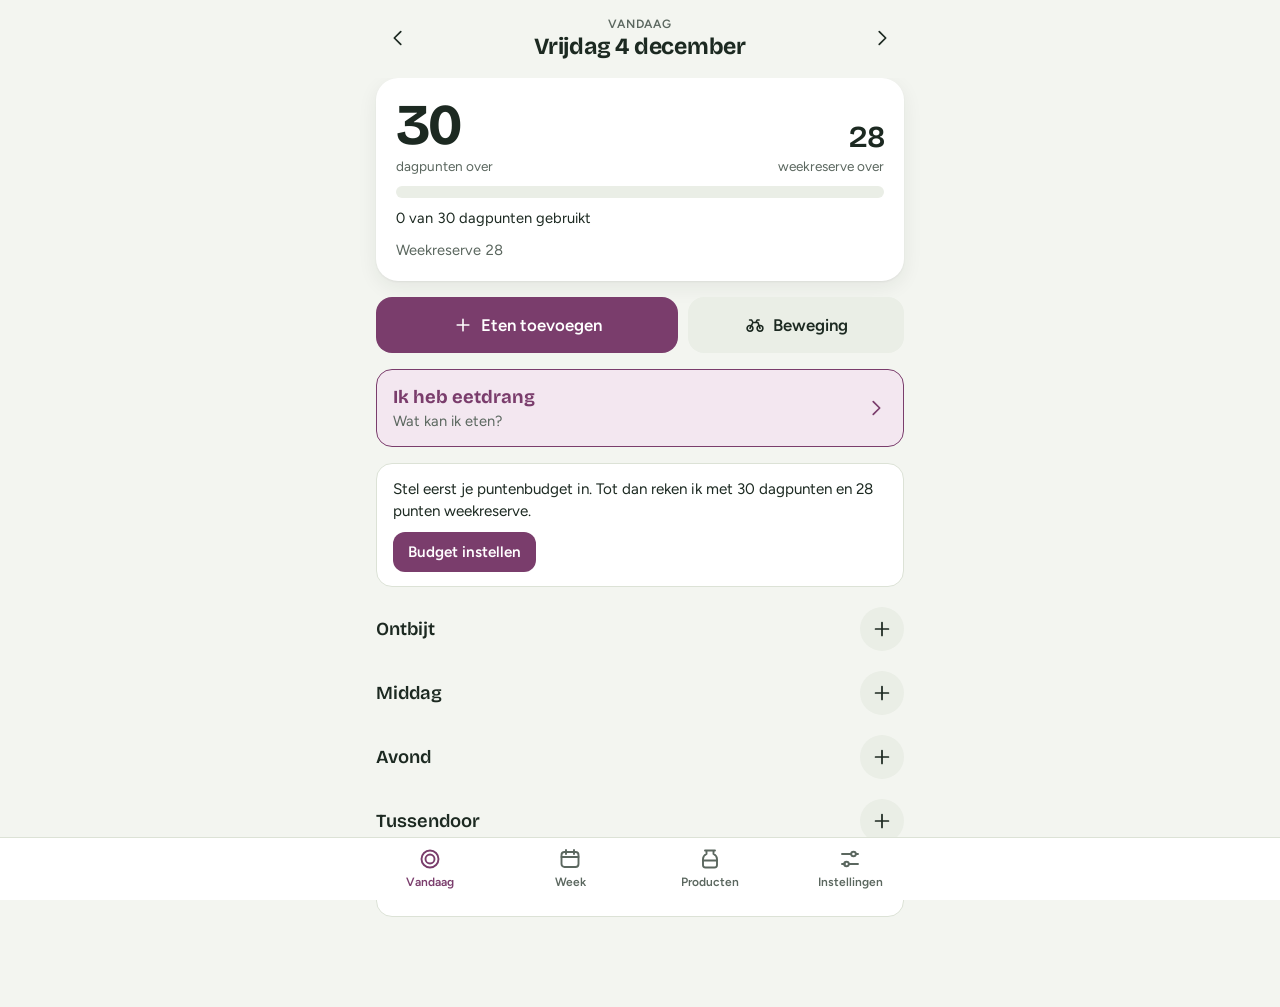
<file: docs/index.html>
<!doctype html>
<html lang="nl">
<head>
<meta charset="utf-8">
<meta name="viewport" content="width=device-width, initial-scale=1, viewport-fit=cover">
<title>Mijn Voeding</title>
<meta name="description" content="Persoonlijke voedingsapp met eigen puntensysteem.">
<meta name="theme-color" content="#F3F5F0" media="(prefers-color-scheme: light)">
<meta name="theme-color" content="#111713" media="(prefers-color-scheme: dark)">
<meta name="apple-mobile-web-app-capable" content="yes">
<meta name="mobile-web-app-capable" content="yes">
<meta name="apple-mobile-web-app-title" content="Voeding">
<meta name="apple-mobile-web-app-status-bar-style" content="default">
<link rel="manifest" href="manifest.webmanifest">
<link rel="apple-touch-icon" href="icon-180.png">
<link rel="icon" type="image/png" href="icon-192.png">
<link rel="preconnect" href="https://fonts.googleapis.com"><link rel="preconnect" href="https://fonts.gstatic.com" crossorigin><link rel="stylesheet" href="https://fonts.googleapis.com/css2?family=Bricolage+Grotesque:opsz,wght@12..96,500..800&family=Figtree:wght@400..700&display=swap">
<style>:root{padding-top:env(safe-area-inset-top,0px);padding-bottom:env(safe-area-inset-bottom,0px)}[hidden]{display:none!important}img{max-width:100%}</style>
<style>
/* Layout: één kolom zoals een telefoon-app (max 560px), plakkende datumbalk, vaste tabbalk onderaan; de puntenstand eerst, maaltijden als rustige lijsten. */
:root {
  --bg: #F3F5F0;
  --surface: #FFFFFF;
  --surface-2: #EAEEE6;
  --ink: #1C2921;
  --muted: #5B675F;
  --line: #DCE2D6;
  --fig: #7A3D6C;
  --fig-ink: #FFFFFF;
  --fig-soft: #F3E7F0;
  --leaf: #357040;
  --leaf-soft: #E0EEDD;
  --amber: #93600F;
  --amber-soft: #F8EDD7;
  --danger: #A23A2C;
  --scrim: rgba(20, 28, 23, .42);
  --shadow: 0 1px 2px rgba(28, 41, 33, .06), 0 6px 20px rgba(28, 41, 33, .07);
  --font-display: "Bricolage Grotesque", ui-rounded, "SF Pro Rounded", system-ui, -apple-system, sans-serif;
  --font-body: Figtree, system-ui, -apple-system, "Segoe UI", Roboto, sans-serif;
  --r-lg: 22px; --r-md: 16px; --r-sm: 12px;
  --tab-h: 62px;
}
@media (prefers-color-scheme: dark) {
  :root:not([data-theme="light"]) {
    --bg: #111713; --surface: #19211C; --surface-2: #222C25; --ink: #E6ECE5; --muted: #9CA8A0; --line: #2D3830;
    --fig: #D592C4; --fig-ink: #24101F; --fig-soft: #3A2435; --leaf: #8BC890; --leaf-soft: #1E3322;
    --amber: #E4B05C; --amber-soft: #3A2D15; --danger: #F08E7E; --scrim: rgba(0, 0, 0, .6);
    --shadow: 0 1px 2px rgba(0, 0, 0, .3), 0 6px 20px rgba(0, 0, 0, .25);
    color-scheme: dark;
  }
}
:root[data-theme="dark"] {
  --bg: #111713; --surface: #19211C; --surface-2: #222C25; --ink: #E6ECE5; --muted: #9CA8A0; --line: #2D3830;
  --fig: #D592C4; --fig-ink: #24101F; --fig-soft: #3A2435; --leaf: #8BC890; --leaf-soft: #1E3322;
  --amber: #E4B05C; --amber-soft: #3A2D15; --danger: #F08E7E; --scrim: rgba(0, 0, 0, .6);
  --shadow: 0 1px 2px rgba(0, 0, 0, .3), 0 6px 20px rgba(0, 0, 0, .25);
  color-scheme: dark;
}

* { box-sizing: border-box; }
html { -webkit-text-size-adjust: 100%; }
body {
  background: var(--bg); color: var(--ink); font-family: var(--font-body);
  font-size: 16px; line-height: 1.45; margin: 0; -webkit-tap-highlight-color: transparent;
}
body.noscroll { overflow: hidden; }
button, input, select, textarea { font: inherit; color: inherit; }
button { cursor: pointer; }
h1, h2, h3, h4 { margin: 0; text-wrap: balance; }
p { margin: 0; }
.tnum { font-variant-numeric: tabular-nums; }
.muted { color: var(--muted); }
.vh { position: absolute; width: 1px; height: 1px; overflow: hidden; clip: rect(0 0 0 0); white-space: nowrap; }
:focus-visible { outline: 3px solid var(--fig); outline-offset: 2px; border-radius: 8px; }
svg { width: 22px; height: 22px; fill: none; stroke: currentColor; stroke-width: 1.9; stroke-linecap: round; stroke-linejoin: round; flex: none; }

#app { max-width: 560px; margin: 0 auto; padding-inline: 16px; padding-block: 0 calc(var(--tab-h) + env(safe-area-inset-bottom, 0px) + 28px); }
#view { display: flex; flex-direction: column; gap: 16px; }

/* Bovenbalk */
.topbar { position: sticky; top: env(safe-area-inset-top, 0px); z-index: 20; background: var(--bg); margin-inline: -16px; padding: 10px 16px 12px; }
.tb { display: flex; align-items: center; gap: 8px; min-height: 56px; }
.tb-mid { flex: 1; min-width: 0; text-align: center; display: flex; flex-direction: column; align-items: center; }
.tb-left { text-align: left; align-items: flex-start; }
.tb-title { font-family: var(--font-display); font-weight: 700; font-size: 1.45rem; letter-spacing: -.01em; line-height: 1.15; }
.tb-mid .tb-title::first-letter { text-transform: uppercase; }
.eyebrow { font-size: .75rem; letter-spacing: .08em; text-transform: uppercase; color: var(--muted); font-weight: 600; min-height: 1.2em; }
.eyebrow-link { background: none; border: 0; padding: 0; color: var(--fig); text-transform: uppercase; letter-spacing: .08em; }

/* Knoppen */
.btn { display: inline-flex; align-items: center; justify-content: center; gap: 8px; min-height: 48px; padding: 0 18px; border-radius: var(--r-sm); border: 1px solid transparent; font-weight: 600; font-size: 1rem; text-decoration: none; transition: transform .1s ease, background .15s ease; }
.btn:active { transform: scale(.98); }
.btn[disabled] { opacity: .45; pointer-events: none; }
.btn-lg { min-height: 56px; font-size: 1.05rem; border-radius: var(--r-md); }
.btn-sm { min-height: 40px; padding: 0 14px; font-size: .95rem; }
.btn-block { width: 100%; }
.btn-primary { background: var(--fig); color: var(--fig-ink); }
.btn-soft { background: var(--surface-2); color: var(--ink); }
.btn-ghost { background: transparent; color: var(--fig); }
.btn-danger { background: var(--danger); color: var(--surface); }
.btn svg { width: 20px; height: 20px; }
.btn.is-fav svg { fill: currentColor; }
.icon-btn { width: 44px; height: 44px; display: inline-grid; place-items: center; border-radius: 50%; border: 0; background: transparent; color: var(--ink); flex: none; font-size: 1.4rem; line-height: 1; }
.icon-btn-soft { background: var(--surface-2); }
.link { background: none; border: 0; padding: 8px 0; color: var(--fig); font-weight: 600; text-align: left; align-self: flex-start; }
.link-inline { padding: 0; display: inline; }

/* Puntenstand */
.sum { background: var(--surface); border-radius: var(--r-lg); padding: 20px; box-shadow: var(--shadow); display: flex; flex-direction: column; gap: 10px; }
.sum-top { display: flex; justify-content: space-between; align-items: flex-end; gap: 16px; }
.big { font-family: var(--font-display); font-weight: 700; font-size: 3.6rem; line-height: .95; letter-spacing: -.03em; color: var(--ink); }
.big.is-zero { color: var(--leaf); }
.big.is-bonus { color: var(--leaf); }
.mid { font-family: var(--font-display); font-weight: 600; font-size: 1.9rem; line-height: 1; letter-spacing: -.02em; text-align: right; }
.big-label { font-size: .85rem; color: var(--muted); margin-top: 4px; }
.sum-week .big-label { text-align: right; }
.bar { height: 12px; border-radius: 999px; background: var(--surface-2); overflow: hidden; display: block; }
.bar > span { display: block; height: 100%; background: var(--fig); border-radius: inherit; transition: width .3s ease; }
.bar-over > span { background: var(--amber); }
.bar-sm { height: 8px; }
.sum-line { font-size: .92rem; }

.actions { display: grid; grid-template-columns: 1.4fr 1fr; gap: 10px; }
.btn-craving { display: grid; grid-template-columns: 1fr auto; grid-template-rows: auto auto; align-items: center; text-align: left; width: 100%; padding: 14px 16px; border-radius: var(--r-md); border: 1.5px solid var(--fig); background: var(--fig-soft); color: var(--ink); min-height: 64px; }
.btn-craving svg { grid-row: 1 / span 2; grid-column: 2; color: var(--fig); }
.craving-t { font-family: var(--font-display); font-weight: 700; font-size: 1.15rem; color: var(--fig); }
.craving-s { font-size: .92rem; color: var(--muted); }

/* Meldingen */
.notice { background: var(--surface); border: 1px solid var(--line); border-radius: var(--r-md); padding: 14px 16px; display: flex; flex-direction: column; gap: 10px; align-items: flex-start; }
.notice-warn { background: var(--amber-soft); border-color: transparent; }
.notice p { font-size: .95rem; }

/* Maaltijden */
.meal { display: flex; flex-direction: column; gap: 4px; }
.meal-head { display: flex; align-items: center; gap: 10px; padding-top: 4px; }
.meal-head h2 { font-family: var(--font-display); font-weight: 600; font-size: 1.15rem; flex: 1; }
.meal-pts { color: var(--muted); font-size: .92rem; font-weight: 600; }
.list { background: var(--surface); border-radius: var(--r-md); overflow: hidden; border: 1px solid var(--line); }
.row { display: flex; align-items: center; gap: 12px; width: 100%; min-height: 60px; padding: 10px 14px; background: transparent; border: 0; border-bottom: 1px solid var(--line); text-align: left; }
.list > .row:last-child { border-bottom: 0; }
.row:active { background: var(--surface-2); }
.row-static:active { background: transparent; }
.row-main { flex: 1; min-width: 0; display: flex; flex-direction: column; }
.row-name { font-weight: 600; overflow-wrap: anywhere; }
.row-sub { font-size: .85rem; color: var(--muted); overflow-wrap: anywhere; }
.fav { color: var(--fig); font-size: .85em; }
.pts { min-width: 40px; height: 32px; padding: 0 10px; border-radius: 999px; background: var(--surface-2); display: inline-grid; place-items: center; font-family: var(--font-display); font-weight: 700; font-size: 1rem; flex: none; }
.pts-zero { background: var(--leaf-soft); color: var(--leaf); }
.pts-bonus { background: var(--leaf-soft); color: var(--leaf); }
.tag { display: inline-block; font-size: .72rem; font-weight: 700; letter-spacing: .04em; text-transform: uppercase; padding: 2px 8px; border-radius: 999px; background: var(--surface-2); color: var(--muted); vertical-align: middle; margin-left: 4px; }
.tag-zero { background: var(--leaf-soft); color: var(--leaf); }
.empty { color: var(--muted); padding: 14px 4px; font-size: .95rem; }
.list-h { font-size: .78rem; text-transform: uppercase; letter-spacing: .08em; color: var(--muted); font-weight: 700; margin: 14px 4px 6px; }

/* Voedingswaarden */
.nutri { background: var(--surface); border: 1px solid var(--line); border-radius: var(--r-md); padding: 4px 16px; }
.nutri summary { cursor: pointer; min-height: 48px; display: flex; align-items: center; font-weight: 600; list-style: none; }
.nutri summary::-webkit-details-marker { display: none; }
.nutri summary::after { content: "+"; margin-left: auto; font-family: var(--font-display); font-size: 1.3rem; color: var(--muted); }
.nutri[open] summary::after { content: "−"; }
.nutri[open] { padding-bottom: 14px; }
.nutri-grid { display: grid; grid-template-columns: auto 1fr; gap: 16px; align-items: center; margin: 4px 0 10px; }
.nutri-kcal { display: flex; flex-direction: column; padding-right: 16px; border-right: 1px solid var(--line); }
.nv-big { font-family: var(--font-display); font-weight: 700; font-size: 1.9rem; line-height: 1; }
.nutri-macros { display: grid; grid-template-columns: 1fr 1fr; gap: 8px 12px; }
.nutri-macros > div, .nutri-kcal { min-width: 0; }
.nv { display: block; font-weight: 700; }
.nl { display: block; font-size: .8rem; color: var(--muted); }
.nutri-note { font-size: .88rem; margin-top: 6px; }

/* Kaarten */
.card { background: var(--surface); border-radius: var(--r-lg); padding: 18px; border: 1px solid var(--line); display: flex; flex-direction: column; gap: 12px; }
.card-title { font-family: var(--font-display); font-weight: 600; font-size: 1.15rem; }
.card-head { display: flex; align-items: center; justify-content: space-between; gap: 10px; }
.hint { font-size: .88rem; color: var(--muted); }
.lead { font-size: 1rem; }
.lr { display: flex; justify-content: space-between; gap: 12px; padding: 6px 0; border-bottom: 1px dashed var(--line); font-size: .95rem; }
.lr > span:last-child { text-align: right; font-weight: 600; }
.lr-total { border-bottom: 0; font-weight: 700; font-size: 1.05rem; padding-top: 10px; }
.lr-total > span:last-child { color: var(--fig); }
.calc { background: var(--surface-2); border-radius: var(--r-sm); padding: 8px 14px; }
.formula { font-family: var(--font-display); font-size: 1.05rem; background: var(--surface-2); border-radius: var(--r-sm); padding: 12px 14px; }
.formula b { color: var(--fig); }

.days { display: flex; flex-direction: column; gap: 2px; }
.dayrow { display: grid; grid-template-columns: 56px 1fr auto; align-items: center; gap: 12px; min-height: 44px; background: none; border: 0; padding: 0 4px; border-radius: 10px; text-align: left; }
.dayrow:active { background: var(--surface-2); }
.dayrow.is-today .dl { color: var(--fig); font-weight: 700; }
.dl { font-weight: 600; }
.dn { font-weight: 700; min-width: 64px; text-align: right; }
.dn small { color: var(--muted); font-weight: 500; }

/* Formulieren */
.field { display: flex; flex-direction: column; gap: 6px; min-width: 0; }
.field > span { font-size: .85rem; color: var(--muted); font-weight: 600; }
input:not([type=checkbox]):not([type=file]), select, textarea {
  width: 100%; min-height: 48px; border-radius: var(--r-sm); border: 1px solid var(--line); background: var(--surface); padding: 0 12px; font-size: 16px; color: var(--ink);
}
textarea { padding: 10px 12px; min-height: 96px; resize: vertical; }
.mono { font-family: ui-monospace, "SF Mono", Menlo, monospace; font-size: 13px !important; }
.search { background: var(--surface) !important; }
.grid2 { display: grid; grid-template-columns: 1fr 1fr; gap: 12px; align-items: end; }
.grid3 { display: grid; grid-template-columns: repeat(3, minmax(0, 1fr)); gap: 10px; align-items: end; }
.fs { border: 0; padding: 0; margin: 0; display: flex; flex-direction: column; gap: 10px; min-width: 0; }
.fs legend { font-family: var(--font-display); font-weight: 600; font-size: 1.05rem; padding: 0; margin-bottom: 8px; }
.err { color: var(--danger); font-weight: 600; font-size: .92rem; }
.err:empty { display: none; }

.switch-row { display: flex; align-items: center; justify-content: space-between; gap: 14px; min-height: 52px; }
.switch-row small { display: block; color: var(--muted); font-size: .85rem; }
.switch { appearance: none; -webkit-appearance: none; width: 52px; height: 32px; border-radius: 999px; background: var(--surface-2); border: 1px solid var(--line); position: relative; flex: none; transition: background .15s ease; }
.switch::after { content: ""; position: absolute; top: 3px; left: 3px; width: 24px; height: 24px; border-radius: 50%; background: var(--surface); box-shadow: var(--shadow); transition: transform .15s ease; }
.switch:checked { background: var(--leaf); border-color: var(--leaf); }
.switch:checked::after { transform: translateX(20px); }

.seg { display: grid; grid-auto-flow: column; grid-auto-columns: 1fr; gap: 4px; background: var(--surface-2); padding: 4px; border-radius: var(--r-sm); }
.seg button { min-height: 40px; border: 0; background: transparent; border-radius: 9px; font-weight: 600; font-size: .92rem; padding: 0 6px; color: var(--muted); }
.seg button[aria-pressed="true"] { background: var(--surface); color: var(--ink); box-shadow: var(--shadow); }

.chips { display: flex; flex-wrap: wrap; gap: 8px; }
.chips-scroll { flex-wrap: nowrap; overflow-x: auto; margin-inline: -16px; padding-inline: 16px; scrollbar-width: none; padding-bottom: 2px; }
.chips-scroll::-webkit-scrollbar { display: none; }
.chip { min-height: 44px; padding: 0 16px; border-radius: 999px; border: 1px solid var(--line); background: var(--surface); font-weight: 600; font-size: .95rem; white-space: nowrap; flex: none; }
.chip[aria-pressed="true"] { background: var(--fig); color: var(--fig-ink); border-color: var(--fig); }
.chip-lg { display: inline-flex; flex-direction: column; align-items: flex-start; justify-content: center; padding: 8px 16px; border-radius: var(--r-sm); min-height: 56px; white-space: normal; text-align: left; }
.chip-lg small { font-weight: 500; font-size: .8rem; opacity: .8; }

.qty { display: flex; align-items: center; gap: 12px; }
.qty-v { font-family: var(--font-display); font-weight: 700; font-size: 1.6rem; min-width: 72px; text-align: center; }
.qty-res { margin-left: auto; color: var(--muted); font-weight: 600; }

.result { display: flex; align-items: center; gap: 18px; background: var(--surface-2); border-radius: var(--r-md); padding: 14px 16px; }
.result-pts { display: flex; flex-direction: column; }
.result-pts .big { font-size: 2.8rem; }
.result-n { font-size: .9rem; color: var(--muted); }
.result-n b { color: var(--ink); font-size: 1rem; }
.row-actions { display: flex; flex-wrap: wrap; justify-content: space-between; gap: 6px; }

.stack { display: flex; flex-direction: column; gap: 10px; }
.stack-h { display: flex; flex-wrap: wrap; gap: 8px; }

/* Panelen */
.sheet-wrap { position: fixed; inset: 0; z-index: 50; display: flex; align-items: flex-end; justify-content: center; }
.sheet-backdrop { position: absolute; inset: 0; background: var(--scrim); opacity: 0; transition: opacity .2s ease; }
.sheet { position: relative; width: 100%; max-width: 560px; max-height: calc(100% - 28px - env(safe-area-inset-top, 0px)); background: var(--bg); border-radius: var(--r-lg) var(--r-lg) 0 0; display: flex; flex-direction: column; transform: translateY(100%); transition: transform .22s cubic-bezier(.2, .8, .2, 1); outline: none; }
.sheet-tall { height: calc(100% - 28px - env(safe-area-inset-top, 0px)); }
.sheet-wrap.open .sheet { transform: none; }
.sheet-wrap.open .sheet-backdrop { opacity: 1; }
.sheet-head { padding: 14px 16px 10px; display: flex; flex-direction: column; gap: 12px; border-bottom: 1px solid var(--line); }
.sheet-head::before { content: ""; width: 40px; height: 5px; border-radius: 999px; background: var(--line); align-self: center; margin-top: -4px; }
.sh-row { display: flex; align-items: flex-start; gap: 10px; }
.sh-titles { flex: 1; min-width: 0; }
.sheet-head h2 { font-family: var(--font-display); font-weight: 700; font-size: 1.35rem; line-height: 1.2; }
.sh-sub { color: var(--muted); font-size: .92rem; margin-top: 2px; }
.sheet-body { flex: 1; overflow-y: auto; -webkit-overflow-scrolling: touch; overscroll-behavior: contain; padding: 14px 16px calc(24px + env(safe-area-inset-bottom, 0px)); display: flex; flex-direction: column; gap: 12px; }
.lbl { font-size: .78rem; text-transform: uppercase; letter-spacing: .08em; color: var(--muted); font-weight: 700; margin-top: 4px; }

.quick { display: grid; grid-template-columns: 1fr 1fr; gap: 10px; }
.quick-btn { display: flex; flex-direction: column; align-items: flex-start; gap: 2px; padding: 12px 14px; border-radius: var(--r-md); border: 1px solid var(--line); background: var(--surface); text-align: left; min-height: 64px; }
.qb-t { font-weight: 700; }
.qb-s { font-size: .85rem; color: var(--muted); }
.tabs { display: flex; gap: 4px; border-bottom: 1px solid var(--line); overflow-x: auto; scrollbar-width: none; }
.tabs::-webkit-scrollbar { display: none; }
.tabs button { flex: 1; min-height: 44px; border: 0; background: none; font-weight: 600; color: var(--muted); border-bottom: 3px solid transparent; padding: 0 8px; white-space: nowrap; }
.tabs button[aria-selected="true"] { color: var(--ink); border-bottom-color: var(--fig); }

.choices { display: grid; grid-template-columns: repeat(3, minmax(0, 1fr)); gap: 10px; }
.choice { display: flex; flex-direction: column; align-items: center; justify-content: center; gap: 6px; min-height: 104px; border-radius: var(--r-md); border: 1.5px solid var(--line); background: var(--surface); padding: 10px 6px; text-align: center; }
.choice:active { border-color: var(--fig); background: var(--fig-soft); }
.choice-t { font-weight: 600; font-size: .95rem; }
.choice-p { font-family: var(--font-display); font-weight: 700; font-size: 1.6rem; color: var(--fig); }

.meals { display: flex; flex-direction: column; gap: 10px; }
.mealcard { background: var(--surface); border: 1px solid var(--line); border-radius: var(--r-md); padding: 14px; display: flex; flex-direction: column; gap: 10px; }
.mc-top { display: flex; align-items: center; gap: 12px; }
.mc-actions { display: flex; gap: 8px; }

.cravings { display: grid; grid-template-columns: 1fr 1fr; gap: 8px; }
.crave { min-height: 56px; border-radius: var(--r-md); border: 1px solid var(--line); background: var(--surface); font-weight: 600; text-align: left; padding: 10px 14px; }
.crave[aria-pressed="true"] { background: var(--fig); color: var(--fig-ink); border-color: var(--fig); }
.ideas { display: flex; flex-direction: column; gap: 10px; }
.idea { background: var(--surface); border: 1px solid var(--line); border-radius: var(--r-md); padding: 14px; display: flex; flex-direction: column; gap: 6px; align-items: flex-start; }
.idea-top { display: flex; gap: 12px; align-items: flex-start; width: 100%; }
.idea h4 { font-family: var(--font-display); font-weight: 600; font-size: 1.05rem; flex: 1; min-width: 0; }
.idea p { font-size: .95rem; }

.por-head, .por-row { display: grid; grid-template-columns: minmax(0, 1.6fr) minmax(0, .8fr) minmax(0, 1fr) 40px 40px; gap: 6px; align-items: center; }
.por-head span { font-size: .75rem; color: var(--muted); font-weight: 600; overflow: hidden; text-overflow: ellipsis; white-space: nowrap; }
.por-row .pts { min-width: 0; padding: 0 6px; }
.por-row .icon-btn { width: 40px; height: 40px; }

.act-types { display: flex; flex-direction: column; gap: 8px; }
.act-type { display: grid; grid-template-columns: minmax(0, 1fr) 92px 78px 40px; gap: 6px; align-items: center; }
.mini { display: flex; align-items: center; gap: 4px; font-size: .85rem; color: var(--muted); font-weight: 600; min-width: 0; }
.mini input { padding: 0 8px !important; text-align: center; }
.act-type .icon-btn { width: 40px; height: 40px; }
.file-btn { position: relative; }

/* Tabbalk */
.tabbar { position: fixed; left: 0; right: 0; bottom: 0; z-index: 30; background: var(--surface); border-top: 1px solid var(--line); padding-bottom: env(safe-area-inset-bottom, 0px); }
.tabbar-in { max-width: 560px; margin: 0 auto; display: grid; grid-template-columns: repeat(4, 1fr); height: var(--tab-h); }
.tabbar button { border: 0; background: none; display: flex; flex-direction: column; align-items: center; justify-content: center; gap: 3px; font-size: .75rem; font-weight: 600; color: var(--muted); }
.tabbar button[aria-current="page"] { color: var(--fig); }
.tabbar svg { width: 24px; height: 24px; }

/* Toast */
.toast { position: fixed; left: 50%; bottom: calc(var(--tab-h) + env(safe-area-inset-bottom, 0px) + 14px); transform: translate(-50%, 16px); z-index: 80; background: var(--ink); color: var(--bg); border-radius: 999px; padding: 10px 10px 10px 18px; display: flex; align-items: center; gap: 10px; max-width: calc(100% - 32px); width: max-content; font-weight: 600; font-size: .95rem; opacity: 0; pointer-events: none; transition: opacity .2s ease, transform .2s ease; }
.toast.show { opacity: 1; transform: translate(-50%, 0); pointer-events: auto; }
.toast:not(:has(button)) { padding-right: 18px; }
.toast-btn { border: 0; background: var(--fig); color: var(--fig-ink); border-radius: 999px; min-height: 36px; padding: 0 14px; font-weight: 700; }

@media (max-width: 380px) {
  .big { font-size: 3rem; }
  .actions { grid-template-columns: 1fr; }
  .grid3 { grid-template-columns: 1fr 1fr; }
}
@media (prefers-reduced-motion: reduce) {
  *, *::before, *::after { transition: none !important; animation: none !important; }
}

</style>
</head>
<body>
<div id="app">
  <header class="topbar" id="topbar"></header>
  <main id="view"><p class="empty">Laden…</p></main>
  <nav class="tabbar" aria-label="Hoofdmenu">
    <div class="tabbar-in">
      <button type="button" data-tab="vandaag" aria-current="page"><svg viewBox="0 0 24 24" aria-hidden="true"><circle cx="12" cy="12" r="8.5"/><circle cx="12" cy="12" r="4.5"/></svg><span>Vandaag</span></button>
      <button type="button" data-tab="week"><svg viewBox="0 0 24 24" aria-hidden="true"><rect x="3.5" y="5" width="17" height="15" rx="3"/><path d="M3.5 10h17M8 3v4M16 3v4"/></svg><span>Week</span></button>
      <button type="button" data-tab="producten"><svg viewBox="0 0 24 24" aria-hidden="true"><path d="M7 3.5h10M8.5 3.5V7C6.3 8 5 9.6 5 12v6a2.5 2.5 0 002.5 2.5h9A2.5 2.5 0 0019 18v-6c0-2.4-1.3-4-3.5-5V3.5"/><path d="M5 13.5h14"/></svg><span>Producten</span></button>
      <button type="button" data-tab="instellingen"><svg viewBox="0 0 24 24" aria-hidden="true"><path d="M4 7h9M18 7h2M4 17h3M11 17h9"/><circle cx="15.5" cy="7" r="2.3"/><circle cx="8.5" cy="17" r="2.3"/></svg><span>Instellingen</span></button>
    </div>
  </nav>
</div>
<div id="toast" class="toast" role="status" aria-live="polite"></div>

<script>window.APP_BUILD = "pwa";</script>
<script>
'use strict';
// ===== Standaardproducten (merkloos) =====
// Waarden per 100 g of 100 ml: [kcal, eiwit, koolhydraten, vet, vezels]. Gemiddelden, afgerond.
// Porties: [omschrijving, gram, vaste punten | koffielepels (bij vetregel)]
// Labels voor eetdrang: zoet hartig knap warm fris vult direct royaal
const SEED_VERSION = 1;

const CATS = ['Groenten', 'Fruit', 'Peulvruchten & tofu', 'Eieren', 'Vlees & gevogelte', 'Vis & zeevruchten',
  'Zuivel', 'Kaas', 'Brood & crackers', 'Granen & aardappelen', 'Noten & zaden', 'Bereidingsvet',
  'Sauzen & smeersels', 'Snacks & zoet', 'Dranken', 'Kant-en-klaar', 'Eigen producten'];

const TAGS = [
  ['zoet', 'Iets zoets'], ['hartig', 'Iets hartigs'], ['knap', 'Iets knapperigs'], ['warm', 'Iets warms'],
  ['fris', 'Iets fris'], ['vult', 'Iets dat goed vult'], ['direct', 'Iets dat meteen klaar is'], ['royaal', 'Een royale portie']
];

const ML = { eenheid: 'ml' };
const VET = { regel: 'vet' };

const SEED = [
  // Groenten (ZeroPoints)
  ['tomaat', 'Tomaat', 'Groenten', 1, [18, 0.9, 3.9, 0.2, 1.2], [['stuk', 120], ['handje kerstomaatjes', 100]], 'fris direct hartig'],
  ['komkommer', 'Komkommer', 'Groenten', 1, [12, 0.6, 2, 0.1, 0.7], [['halve', 150], ['hele', 300]], 'fris knap direct royaal'],
  ['paprika', 'Paprika', 'Groenten', 1, [27, 1, 5, 0.3, 1.8], [['stuk', 150], ['halve', 75]], 'knap fris direct'],
  ['wortel', 'Wortel', 'Groenten', 1, [35, 0.8, 7, 0.2, 2.8], [['stuk', 80], ['kom geraspt', 100]], 'knap fris direct royaal'],
  ['radijs', 'Radijsjes', 'Groenten', 1, [16, 0.7, 2.5, 0.1, 1.6], [['handje', 80]], 'knap fris direct hartig'],
  ['selder', 'Bleekselder', 'Groenten', 1, [14, 0.7, 2, 0.2, 1.6], [['stengel', 40]], 'knap fris direct'],
  ['witloof', 'Witloof', 'Groenten', 1, [17, 1, 2.5, 0.1, 1.5], [['stuk', 100]], 'fris knap direct'],
  ['sla', 'Sla', 'Groenten', 1, [15, 1.2, 1.5, 0.2, 1.3], [['kom', 50]], 'fris royaal'],
  ['spinazie', 'Spinazie', 'Groenten', 1, [23, 2.9, 1.4, 0.4, 2.2], [['kom', 150]], 'warm'],
  ['broccoli', 'Broccoli', 'Groenten', 1, [34, 2.8, 4, 0.4, 2.6], [['kom', 150]], 'warm vult'],
  ['bloemkool', 'Bloemkool', 'Groenten', 1, [25, 1.9, 3, 0.3, 2], [['kom', 150]], 'warm'],
  ['courgette', 'Courgette', 'Groenten', 1, [17, 1.2, 2.2, 0.3, 1], [['halve', 125], ['hele', 250]], 'warm'],
  ['aubergine', 'Aubergine', 'Groenten', 1, [25, 1, 4, 0.2, 3], [['halve', 150], ['hele', 300]], 'warm'],
  ['champignons', 'Champignons', 'Groenten', 1, [22, 3, 0.5, 0.3, 1.5], [['kom', 100], ['bakje', 250]], 'warm hartig'],
  ['ui', 'Ui', 'Groenten', 1, [40, 1.1, 8, 0.1, 1.7], [['stuk', 100]], ''],
  ['prei', 'Prei', 'Groenten', 1, [30, 1.5, 5, 0.3, 2.2], [['stengel', 150]], 'warm'],
  ['boontjes', 'Groene boontjes', 'Groenten', 1, [31, 1.8, 4.5, 0.2, 3.4], [['kom', 150]], 'warm'],
  ['spruitjes', 'Spruitjes', 'Groenten', 1, [43, 3.4, 5, 0.3, 3.8], [['kom', 150]], 'warm'],
  ['wokgroenten', 'Wokgroenten', 'Groenten', 1, [30, 2, 4, 0.3, 2.5], [['kom', 200], ['zak', 400]], 'warm royaal'],
  ['tomblik', 'Tomatenblokjes (blik)', 'Groenten', 1, [21, 1.1, 3.5, 0.2, 1], [['blik', 400], ['halve blik', 200]], ''],
  ['passata', 'Passata (zuivere tomaat)', 'Groenten', 1, [35, 1.5, 6, 0.2, 1.5], [['kom', 150], ['fles', 500]], ''],
  ['tompuree', 'Tomatenpuree', 'Groenten', 1, [82, 4.3, 14, 0.5, 4], [['eetlepel', 15]], ''],
  ['augurk', 'Augurk', 'Groenten', 1, [12, 0.5, 2, 0.1, 1], [['stuk', 30]], 'hartig knap fris direct'],
  ['groentesoep', 'Groentesoep (zelfgemaakt, zonder room)', 'Groenten', 1, [30, 1.3, 4, 0.5, 1.5], [['kom', 250]], 'warm hartig vult royaal'],
  ['avocado', 'Avocado', 'Groenten', 0, [160, 2, 8.5, 14.7, 6.7], [['¼ avocado', 40, 2], ['½ avocado', 80, 4], ['1 hele avocado', 160, 8]], 'vult', { regel: 'vast', notitie: 'Vaste punten, ongeacht de grootte.' }],

  // Fruit
  ['banaan', 'Banaan', 'Fruit', 1, [89, 1.1, 20, 0.3, 2.6], [['stuk', 120]], 'zoet vult direct'],
  ['appel', 'Appel', 'Fruit', 1, [52, 0.3, 12, 0.2, 2.4], [['stuk', 150]], 'zoet knap fris direct'],
  ['peer', 'Peer', 'Fruit', 1, [57, 0.4, 13, 0.1, 3.1], [['stuk', 170]], 'zoet fris direct'],
  ['sinaasappel', 'Sinaasappel', 'Fruit', 1, [47, 0.9, 10, 0.1, 2.2], [['stuk', 150]], 'zoet fris direct'],
  ['mandarijn', 'Mandarijn', 'Fruit', 1, [53, 0.8, 12, 0.3, 1.8], [['stuk', 70]], 'zoet fris direct'],
  ['druiven', 'Druiven', 'Fruit', 1, [69, 0.7, 17, 0.2, 0.9], [['handje', 100], ['kom', 150]], 'zoet fris direct royaal'],
  ['watermeloen', 'Watermeloen', 'Fruit', 1, [30, 0.6, 7.5, 0.2, 0.4], [['partje', 250], ['kom', 200]], 'zoet fris direct royaal'],
  ['cavaillon', 'Cavaillonmeloen', 'Fruit', 1, [34, 0.8, 8, 0.2, 0.9], [['halve', 250], ['kom', 200]], 'zoet fris direct royaal'],
  ['vijg', 'Vijg (vers)', 'Fruit', 1, [74, 0.8, 19, 0.3, 2.9], [['stuk', 50]], 'zoet direct'],
  ['granaatappel', 'Granaatappel', 'Fruit', 1, [83, 1.7, 19, 1.2, 4], [['halve (pitjes)', 85], ['hele (pitjes)', 170]], 'zoet fris'],
  ['aardbeien', 'Aardbeien', 'Fruit', 1, [32, 0.7, 7.7, 0.3, 2], [['kom', 150], ['bakje', 250]], 'zoet fris direct royaal'],
  ['blauwebes', 'Blauwe bessen', 'Fruit', 1, [57, 0.7, 14, 0.3, 2.4], [['kom', 125]], 'zoet fris direct'],
  ['frambozen', 'Frambozen', 'Fruit', 1, [52, 1.2, 12, 0.7, 6.5], [['kom', 125]], 'zoet fris direct'],
  ['roodfruit', 'Rood fruit (diepvries)', 'Fruit', 1, [40, 0.9, 8, 0.3, 3.5], [['kom', 150]], 'zoet fris royaal'],
  ['kiwi', 'Kiwi', 'Fruit', 1, [61, 1.1, 15, 0.5, 3], [['stuk', 75]], 'zoet fris direct'],
  ['mango', 'Mango', 'Fruit', 1, [60, 0.8, 15, 0.4, 1.6], [['halve', 150]], 'zoet fris'],
  ['ananas', 'Ananas', 'Fruit', 1, [50, 0.5, 13, 0.1, 1.4], [['kom', 150]], 'zoet fris royaal'],
  ['pruim', 'Pruim', 'Fruit', 1, [46, 0.7, 11, 0.3, 1.4], [['stuk', 60]], 'zoet direct'],
  ['perzik', 'Perzik of nectarine', 'Fruit', 1, [44, 1, 10, 0.3, 1.7], [['stuk', 140]], 'zoet fris direct'],
  ['dadelmedjool', 'Dadel, Medjool (gedroogd)', 'Fruit', 0, [282, 2.5, 75, 0.4, 8], [['stuk', 24]], 'zoet direct', { notitie: 'Gedroogd fruit valt niet onder je regel "vers fruit". Zet ZeroPoints aan als je dat anders wil.' }],
  ['dadelklein', 'Dadel, klein (gedroogd)', 'Fruit', 0, [282, 2.5, 75, 0.4, 8], [['stuk', 8]], 'zoet direct', { notitie: 'Gedroogd fruit valt niet onder je regel "vers fruit".' }],
  ['vijggedroogd', 'Vijg (gedroogd)', 'Fruit', 0, [250, 3.3, 64, 0.9, 9.8], [['stuk', 20]], 'zoet direct', { notitie: 'Gedroogd fruit valt niet onder je regel "vers fruit".' }],
  ['rozijnen', 'Rozijnen', 'Fruit', 0, [300, 3, 70, 0.5, 4], [['handje', 30]], 'zoet direct'],

  // Peulvruchten & tofu (ZeroPoints)
  ['linzen', 'Linzen (gekookt)', 'Peulvruchten & tofu', 1, [116, 9, 20, 0.4, 8], [['kom', 150], ['halve kom', 75]], 'warm vult hartig'],
  ['rodelinzen', 'Rode linzen (droog)', 'Peulvruchten & tofu', 1, [350, 24, 50, 1.5, 11], [['portie', 50], ['100 g', 100]], 'warm vult'],
  ['kikkererwten', 'Kikkererwten (blik, uitgelekt)', 'Peulvruchten & tofu', 1, [140, 7.5, 20, 2.5, 7], [['kom', 150], ['blik', 240]], 'vult hartig'],
  ['kidney', 'Kidneybonen', 'Peulvruchten & tofu', 1, [110, 8, 15, 0.5, 7], [['kom', 150]], 'vult'],
  ['zwartebonen', 'Zwarte bonen', 'Peulvruchten & tofu', 1, [120, 8, 17, 0.5, 7], [['kom', 150]], 'vult'],
  ['wittebonen', 'Witte bonen (zonder saus)', 'Peulvruchten & tofu', 1, [100, 7, 14, 0.5, 6], [['kom', 150]], 'vult'],
  ['erwten', 'Doperwten', 'Peulvruchten & tofu', 1, [70, 5, 9, 0.4, 5], [['kom', 150]], 'warm'],
  ['edamame', 'Edamame', 'Peulvruchten & tofu', 1, [121, 12, 9, 5, 5], [['kom', 100]], 'warm hartig vult'],
  ['tofu', 'Tofu', 'Peulvruchten & tofu', 1, [125, 13, 2, 7, 1], [['portie', 125], ['blok', 250]], 'vult hartig'],
  ['bonentomaat', 'Witte bonen in tomatensaus', 'Peulvruchten & tofu', 0, [85, 5, 13, 0.4, 4.5], [['kom', 200]], 'warm hartig vult'],

  // Eieren
  ['ei', 'Ei', 'Eieren', 1, [143, 12.6, 0.7, 9.9, 0], [['stuk', 60]], 'hartig vult warm'],

  // Vlees & gevogelte
  ['kipfilet', 'Kipfilet', 'Vlees & gevogelte', 1, [110, 23, 0, 1.5, 0], [['portie', 150], ['kleine portie', 100]], 'hartig vult warm'],
  ['kalkoen', 'Kalkoenfilet', 'Vlees & gevogelte', 1, [105, 24, 0, 1, 0], [['portie', 150]], 'hartig vult warm'],
  ['gehaktmager', 'Rundergehakt mager (max. 5% vet)', 'Vlees & gevogelte', 1, [130, 21, 0, 5, 0], [['portie', 100], ['grote portie', 150]], 'hartig vult warm'],
  ['steak', 'Steak, mager', 'Vlees & gevogelte', 1, [125, 22, 0, 4, 0], [['portie', 150]], 'hartig vult warm'],
  ['varkenshaas', 'Varkenshaas', 'Vlees & gevogelte', 1, [110, 22, 0, 2, 0], [['portie', 150]], 'hartig vult warm'],
  ['kippendij', 'Kippendij zonder vel', 'Vlees & gevogelte', 0, [150, 19, 0, 8, 0], [['portie', 150]], 'hartig vult warm'],
  ['gehakthoh', 'Gehakt half-om-half', 'Vlees & gevogelte', 0, [240, 18, 0, 18, 0], [['portie', 100], ['grote portie', 150]], 'hartig vult warm'],
  ['kipbeleg', 'Kipfilet (beleg)', 'Vlees & gevogelte', 0, [100, 20, 1, 1.5, 0], [['plakje', 15]], 'hartig direct'],
  ['ham', 'Gekookte ham', 'Vlees & gevogelte', 0, [110, 18, 1, 4, 0], [['plakje', 20]], 'hartig direct'],
  ['salami', 'Salami', 'Vlees & gevogelte', 0, [400, 22, 1, 34, 0], [['plakje', 10]], 'hartig direct'],
  ['spek', 'Spek (gebakken)', 'Vlees & gevogelte', 0, [400, 14, 0, 38, 0], [['reepje', 10]], 'hartig warm'],
  ['americain', 'Américain préparé', 'Vlees & gevogelte', 0, [230, 13, 2, 19, 0], [['portie op brood', 40]], 'hartig direct'],

  // Vis & zeevruchten (alle vis ZeroPoints)
  ['zalm', 'Zalm', 'Vis & zeevruchten', 1, [200, 20, 0, 13, 0], [['portie', 150], ['kleine portie', 100]], 'hartig vult warm'],
  ['gerooktezalm', 'Gerookte zalm', 'Vis & zeevruchten', 1, [180, 22, 0, 10, 0], [['plakje', 20], ['portie', 100]], 'hartig direct'],
  ['kabeljauw', 'Kabeljauw', 'Vis & zeevruchten', 1, [82, 18, 0, 0.7, 0], [['portie', 150]], 'hartig vult warm'],
  ['tonijn', 'Tonijn in water (blik)', 'Vis & zeevruchten', 1, [110, 25, 0, 1, 0], [['blikje', 110]], 'hartig vult direct'],
  ['makreel', 'Makreel (gerookt)', 'Vis & zeevruchten', 1, [300, 19, 0, 25, 0], [['halve filet', 50], ['hele filet', 100]], 'hartig vult direct'],
  ['haring', 'Haring (maatjes)', 'Vis & zeevruchten', 1, [200, 15, 0, 15, 0], [['stuk', 70]], 'hartig fris direct'],
  ['sardines', 'Sardines (blik, uitgelekt)', 'Vis & zeevruchten', 1, [210, 24, 0, 12, 0], [['blikje', 90]], 'hartig direct'],
  ['garnalen', 'Grijze garnalen', 'Vis & zeevruchten', 1, [90, 18, 0, 1.5, 0], [['eetlepel', 20], ['portie', 100]], 'hartig fris direct'],
  ['scampi', 'Scampi', 'Vis & zeevruchten', 1, [100, 21, 0, 1.5, 0], [['portie', 150]], 'warm hartig'],
  ['mosselen', 'Mosselen (zonder schelp)', 'Vis & zeevruchten', 1, [110, 18, 4, 2.5, 0], [['kilo mosselen', 250]], 'warm hartig vult royaal'],
  ['vissticks', 'Vissticks', 'Vis & zeevruchten', 0, [200, 13, 17, 9, 1], [['stuk', 30]], 'warm hartig', { notitie: 'Het paneermeel kost punten, de vis zelf niet.' }],

  // Zuivel
  ['yoghurt', 'Magere natuuryoghurt', 'Zuivel', 1, [40, 4, 5, 0.1, 0], [['kom', 150], ['grote kom', 250]], 'fris vult direct'],
  ['skyr', 'Skyr naturel', 'Zuivel', 1, [63, 11, 4, 0.2, 0], [['kom', 150]], 'fris vult direct'],
  ['griekse0', 'Griekse yoghurt 0% (natuur)', 'Zuivel', 1, [55, 10, 4, 0, 0], [['kom', 150]], 'fris vult direct'],
  ['griekse10', 'Griekse yoghurt 10%', 'Zuivel', 0, [120, 4, 4, 10, 0], [['kom', 150]], 'fris vult direct'],
  ['plattekaas', 'Plattekaas mager', 'Zuivel', 0, [50, 8, 4, 0.2, 0], [['kom', 150]], 'fris vult direct'],
  ['cottage', 'Cottage cheese', 'Zuivel', 0, [95, 12, 3, 4, 0], [['kom', 100]], 'hartig vult direct'],
  ['fruityoghurt', 'Fruityoghurt (gesuikerd)', 'Zuivel', 0, [90, 3.5, 14, 2, 0], [['potje', 125]], 'zoet direct'],
  ['sojayoghurt', 'Sojayoghurt natuur', 'Zuivel', 0, [50, 4, 2, 2.5, 1], [['kom', 150]], 'fris direct'],
  ['melkhalf', 'Halfvolle melk', 'Zuivel', 0, [46, 3.5, 4.8, 1.5, 0], [['glas', 200], ['scheutje', 30]], '', ML],
  ['melkmager', 'Magere melk', 'Zuivel', 0, [35, 3.5, 5, 0.1, 0], [['glas', 200], ['scheutje', 30]], '', ML],
  ['melkvol', 'Volle melk', 'Zuivel', 0, [64, 3.3, 4.7, 3.6, 0], [['glas', 200]], '', ML],
  ['kookroom', 'Kookroom 20%', 'Zuivel', 0, [200, 2.5, 4, 20, 0], [['eetlepel', 15], ['100 ml', 100]], '', ML],

  // Kaas
  ['gouda', 'Kaas, jong of belegen', 'Kaas', 0, [360, 25, 0, 28, 0], [['dunne plak', 20], ['dikke plak', 30]], 'hartig direct'],
  ['kaaslight', 'Kaas light (20+ of 30+)', 'Kaas', 0, [270, 30, 0, 16, 0], [['plak', 25]], 'hartig direct'],
  ['mozzarella', 'Mozzarella', 'Kaas', 0, [250, 18, 1, 19, 0], [['halve bol', 62.5], ['bol', 125]], 'hartig'],
  ['mozzalight', 'Mozzarella light', 'Kaas', 0, [160, 20, 1, 9, 0], [['halve bol', 62.5], ['bol', 125]], 'hartig'],
  ['feta', 'Feta', 'Kaas', 0, [265, 14, 1, 22, 0], [['blokje', 30], ['portie', 50]], 'hartig'],
  ['parmezaan', 'Parmezaan (geraspt)', 'Kaas', 0, [390, 33, 0, 28, 0], [['eetlepel', 5]], 'hartig'],
  ['geraspt', 'Geraspte kaas', 'Kaas', 0, [380, 27, 0, 30, 0], [['handje', 30]], 'hartig'],
  ['brie', 'Brie of camembert', 'Kaas', 0, [330, 20, 0, 28, 0], [['portie', 30]], 'hartig direct'],
  ['ricotta', 'Ricotta', 'Kaas', 0, [140, 10, 3, 10, 0], [['eetlepel', 30]], ''],
  ['halloumi', 'Halloumi', 'Kaas', 0, [320, 22, 2, 25, 0], [['plak', 30]], 'hartig warm'],
  ['smeerkaas', 'Smeerkaas natuur', 'Kaas', 0, [230, 5, 4, 21, 0], [['eetlepel', 15]], 'hartig direct'],
  ['smeerkaaslight', 'Smeerkaas light', 'Kaas', 0, [130, 8, 5, 8, 0], [['eetlepel', 15]], 'hartig direct'],

  // Brood & crackers
  ['volkorenbrood', 'Volkorenbrood', 'Brood & crackers', 0, [230, 10, 40, 3, 7], [['sneetje', 35]], 'vult direct'],
  ['meergranen', 'Meergranenbrood', 'Brood & crackers', 0, [250, 10, 40, 5, 6.5], [['sneetje', 35]], 'vult direct'],
  ['witbrood', 'Wit brood', 'Brood & crackers', 0, [250, 9, 48, 2, 2.5], [['sneetje', 30]], 'direct'],
  ['pistolet', 'Pistolet (wit)', 'Brood & crackers', 0, [270, 9, 53, 2.5, 2.5], [['stuk', 55]], 'direct'],
  ['volkorenpistolet', 'Volkoren pistolet', 'Brood & crackers', 0, [240, 10, 43, 3, 6], [['stuk', 60]], 'vult direct'],
  ['croissant', 'Croissant', 'Brood & crackers', 0, [410, 8, 45, 21, 2.5], [['stuk', 50]], 'zoet direct'],
  ['cracker', 'Volkorencracker (knäckebröd)', 'Brood & crackers', 0, [340, 10, 60, 1.5, 15], [['stuk', 11]], 'knap direct'],
  ['rijstwafel', 'Rijstwafel', 'Brood & crackers', 0, [385, 8, 80, 3, 3], [['stuk', 7.5]], 'knap direct'],
  ['maiswafel', 'Maïswafel', 'Brood & crackers', 0, [380, 8, 80, 3, 3], [['stuk', 6]], 'knap direct'],
  ['beschuit', 'Beschuit', 'Brood & crackers', 0, [410, 10, 75, 6, 4], [['stuk', 10]], 'knap direct'],
  ['wrap', 'Wrap (tortilla)', 'Brood & crackers', 0, [300, 8, 50, 7, 3], [['stuk', 60]], ''],
  ['wrapvolkoren', 'Volkoren wrap', 'Brood & crackers', 0, [290, 9, 45, 7, 6], [['stuk', 60]], ''],
  ['pita', 'Pitabroodje', 'Brood & crackers', 0, [275, 9, 55, 1.2, 2.2], [['stuk', 70]], ''],
  ['naan', 'Naan', 'Brood & crackers', 0, [290, 8, 50, 6, 2], [['stuk', 90]], 'warm'],

  // Granen & aardappelen
  ['rijst', 'Rijst (gekookt)', 'Granen & aardappelen', 0, [130, 2.7, 28, 0.3, 0.4], [['kom', 150], ['halve kom', 75]], 'warm vult'],
  ['zilvervlies', 'Volkorenrijst (gekookt)', 'Granen & aardappelen', 0, [123, 2.7, 26, 1, 1.8], [['kom', 150], ['halve kom', 75]], 'warm vult'],
  ['pasta', 'Pasta (gekookt)', 'Granen & aardappelen', 0, [150, 5.5, 30, 0.9, 1.7], [['kom', 150], ['bord', 250]], 'warm vult'],
  ['pastavolkoren', 'Volkorenpasta (gekookt)', 'Granen & aardappelen', 0, [140, 5.5, 26, 1, 4], [['kom', 150], ['bord', 250]], 'warm vult'],
  ['couscous', 'Couscous (gekookt)', 'Granen & aardappelen', 0, [112, 3.8, 23, 0.2, 1.4], [['kom', 150]], 'warm vult'],
  ['bulgur', 'Bulgur (gekookt)', 'Granen & aardappelen', 0, [83, 3, 19, 0.2, 4.5], [['kom', 150]], 'warm vult'],
  ['quinoa', 'Quinoa (gekookt)', 'Granen & aardappelen', 0, [120, 4.4, 21, 1.9, 2.8], [['kom', 150]], 'warm vult'],
  ['noedels', 'Eiernoedels (gekookt)', 'Granen & aardappelen', 0, [140, 5, 26, 2, 1.5], [['kom', 150]], 'warm vult'],
  ['rijstnoedels', 'Rijstnoedels (gekookt)', 'Granen & aardappelen', 0, [110, 2, 25, 0.2, 1], [['kom', 150]], 'warm vult'],
  ['gnocchi', 'Gnocchi', 'Granen & aardappelen', 0, [150, 3.5, 32, 0.5, 1.5], [['portie', 200]], 'warm vult'],
  ['havermout', 'Havermout (droog)', 'Granen & aardappelen', 0, [370, 13, 60, 7, 10], [['portie', 40], ['eetlepel', 10]], 'warm vult'],
  ['muesli', 'Muesli (ongezoet)', 'Granen & aardappelen', 0, [360, 10, 60, 6, 8], [['portie', 45]], 'knap vult'],
  ['cornflakes', 'Cornflakes', 'Granen & aardappelen', 0, [370, 7, 84, 0.9, 3], [['kom', 30]], 'knap direct'],
  ['aardappel', 'Aardappel (gekookt)', 'Granen & aardappelen', 0, [77, 2, 17, 0.1, 2], [['stuk', 120], ['portie', 200]], 'warm vult'],
  ['puree', 'Puree (met melk en boter)', 'Granen & aardappelen', 0, [100, 2, 14, 4, 1.5], [['portie', 200]], 'warm vult'],
  ['zoeteaardappel', 'Zoete aardappel', 'Granen & aardappelen', 0, [86, 1.6, 20, 0.1, 3], [['stuk', 200]], 'warm vult'],
  ['frieten', 'Frieten (frituur)', 'Granen & aardappelen', 0, [300, 3.5, 37, 15, 3.5], [['klein pakje', 150], ['middel pakje', 250]], 'warm hartig'],
  ['ovenfrieten', 'Ovenfrieten', 'Granen & aardappelen', 0, [150, 2.5, 24, 5, 2.5], [['portie', 150]], 'warm hartig'],
  ['mais', 'Maïs', 'Granen & aardappelen', 0, [86, 3.3, 19, 1.4, 2.7], [['kom', 100]], ''],

  // Noten & zaden
  ['amandelen', 'Amandelen', 'Noten & zaden', 0, [600, 21, 9, 52, 12], [['handje', 30], ['half handje', 15]], 'knap direct hartig'],
  ['walnoten', 'Walnoten', 'Noten & zaden', 0, [680, 15, 7, 65, 6.7], [['handje', 30]], 'knap direct'],
  ['cashew', 'Cashewnoten', 'Noten & zaden', 0, [580, 18, 30, 46, 3.3], [['handje', 30]], 'knap direct'],
  ['notenmix', 'Gemengde noten (ongezouten)', 'Noten & zaden', 0, [620, 18, 15, 55, 7], [['handje', 30]], 'knap direct'],
  ['pindas', "Pinda's (gezouten)", 'Noten & zaden', 0, [600, 26, 12, 50, 8], [['handje', 30]], 'knap hartig direct'],
  ['pindakaas', 'Pindakaas', 'Noten & zaden', 0, [600, 25, 13, 50, 7], [['koffielepel', 5], ['eetlepel', 15]], ''],
  ['pompoenpitten', 'Pompoenpitten', 'Noten & zaden', 0, [570, 30, 10, 49, 6], [['eetlepel', 10]], 'knap'],
  ['zonnepitten', 'Zonnebloempitten', 'Noten & zaden', 0, [600, 21, 12, 51, 9], [['eetlepel', 10]], 'knap'],
  ['chiazaad', 'Chiazaad', 'Noten & zaden', 0, [490, 17, 8, 31, 34], [['eetlepel', 12]], ''],
  ['lijnzaad', 'Lijnzaad', 'Noten & zaden', 0, [530, 18, 1.6, 42, 27], [['eetlepel', 10]], ''],
  ['tahin', 'Tahin', 'Noten & zaden', 0, [600, 20, 10, 54, 9], [['eetlepel', 15]], ''],

  // Bereidingsvet (vetregel: elk vet telt hetzelfde)
  ['olijfolie', 'Olijfolie', 'Bereidingsvet', 0, [900, 0, 0, 100, 0], [['1 koffielepel', 4.5, 1], ['2 koffielepels', 9, 2], ['3 koffielepels', 13.5, 3]], '', VET],
  ['boter', 'Boter', 'Bereidingsvet', 0, [740, 0.7, 0.6, 82, 0], [['1 koffielepel', 5, 1], ['2 koffielepels', 10, 2], ['3 koffielepels', 15, 3]], '', VET],
  ['zonneolie', 'Zonnebloemolie', 'Bereidingsvet', 0, [900, 0, 0, 100, 0], [['1 koffielepel', 4.5, 1], ['2 koffielepels', 9, 2], ['3 koffielepels', 13.5, 3]], '', VET],
  ['koolzaadolie', 'Koolzaadolie', 'Bereidingsvet', 0, [900, 0, 0, 100, 0], [['1 koffielepel', 4.5, 1], ['2 koffielepels', 9, 2], ['3 koffielepels', 13.5, 3]], '', VET],
  ['kokosolie', 'Kokosolie', 'Bereidingsvet', 0, [900, 0, 0, 100, 0], [['1 koffielepel', 4.5, 1], ['2 koffielepels', 9, 2], ['3 koffielepels', 13.5, 3]], '', VET],
  ['sesamolie', 'Sesamolie', 'Bereidingsvet', 0, [900, 0, 0, 100, 0], [['1 koffielepel', 4.5, 1], ['2 koffielepels', 9, 2], ['3 koffielepels', 13.5, 3]], '', VET],
  ['ghee', 'Ghee', 'Bereidingsvet', 0, [900, 0, 0, 100, 0], [['1 koffielepel', 4.5, 1], ['2 koffielepels', 9, 2], ['3 koffielepels', 13.5, 3]], '', VET],
  ['bakboter', 'Vloeibare bakboter of margarine', 'Bereidingsvet', 0, [720, 0, 0, 80, 0], [['1 koffielepel', 5, 1], ['2 koffielepels', 10, 2], ['3 koffielepels', 15, 3]], '', VET],

  // Sauzen & smeersels
  ['hummus', 'Hummus', 'Sauzen & smeersels', 0, [290, 7, 14, 22, 6], [['eetlepel', 20]], 'hartig direct'],
  ['tzatziki', 'Tzatziki', 'Sauzen & smeersels', 0, [100, 4, 4, 7, 0], [['eetlepel', 25]], 'hartig fris direct'],
  ['mayo', 'Mayonaise', 'Sauzen & smeersels', 0, [700, 1, 1, 77, 0], [['koffielepel', 5], ['eetlepel', 15]], ''],
  ['mayolight', 'Mayonaise light', 'Sauzen & smeersels', 0, [300, 1, 8, 30, 0], [['eetlepel', 15]], ''],
  ['ketchup', 'Ketchup', 'Sauzen & smeersels', 0, [110, 1.5, 24, 0.2, 0.5], [['eetlepel', 15]], ''],
  ['mosterd', 'Mosterd', 'Sauzen & smeersels', 0, [100, 6, 5, 6, 3], [['koffielepel', 5]], ''],
  ['sojasaus', 'Sojasaus', 'Sauzen & smeersels', 0, [60, 8, 6, 0, 0], [['eetlepel', 15]], '', ML],
  ['pesto', 'Pesto', 'Sauzen & smeersels', 0, [450, 5, 6, 45, 2], [['eetlepel', 15]], ''],
  ['vinaigrette', 'Vinaigrette', 'Sauzen & smeersels', 0, [450, 0, 5, 48, 0], [['eetlepel', 15]], '', ML],
  ['pastasaus', 'Pastasaus (kant-en-klaar)', 'Sauzen & smeersels', 0, [60, 1.5, 8, 2.5, 1.5], [['kom', 150]], ''],
  ['kokosmelk', 'Kokosmelk', 'Sauzen & smeersels', 0, [180, 1.8, 3, 18, 0], [['100 ml', 100], ['blik', 400]], '', ML],
  ['kokoslight', 'Kokosmelk light', 'Sauzen & smeersels', 0, [70, 0.7, 2, 7, 0], [['100 ml', 100], ['blik', 400]], '', ML],
  ['currypasta', 'Currypasta (rood of groen)', 'Sauzen & smeersels', 0, [120, 2, 10, 8, 3], [['eetlepel', 15]], ''],
  ['harissa', 'Harissa', 'Sauzen & smeersels', 0, [100, 3, 10, 5, 5], [['koffielepel', 5]], ''],
  ['sriracha', 'Hete saus (sriracha)', 'Sauzen & smeersels', 0, [100, 2, 20, 1, 1], [['koffielepel', 5]], ''],
  ['balsamico', 'Balsamicoazijn', 'Sauzen & smeersels', 0, [90, 0.5, 17, 0, 0], [['eetlepel', 15]], '', ML],
  ['choco', 'Choco (hazelnootpasta)', 'Sauzen & smeersels', 0, [540, 6, 57, 31, 3.4], [['koffielepel', 7], ['eetlepel', 15]], 'zoet'],
  ['speculoospasta', 'Speculoospasta', 'Sauzen & smeersels', 0, [580, 2.5, 57, 38, 1.5], [['koffielepel', 7]], 'zoet'],
  ['confituur', 'Confituur', 'Sauzen & smeersels', 0, [240, 0.4, 59, 0, 1], [['koffielepel', 10]], 'zoet'],
  ['honing', 'Honing', 'Sauzen & smeersels', 0, [305, 0.3, 82, 0, 0], [['koffielepel', 7]], 'zoet'],
  ['bouillon', 'Bouillon (groente of kip)', 'Sauzen & smeersels', 0, [5, 0.5, 0.5, 0.2, 0], [['kom', 250]], 'warm hartig direct', ML],

  // Snacks & zoet
  ['puur', 'Pure chocolade 70%', 'Snacks & zoet', 0, [580, 8, 35, 42, 11], [['blokje', 10]], 'zoet direct'],
  ['melkchoc', 'Melkchocolade', 'Snacks & zoet', 0, [540, 7, 57, 31, 2], [['blokje', 10]], 'zoet direct'],
  ['chips', 'Chips', 'Snacks & zoet', 0, [530, 6, 52, 33, 4.5], [['handje', 15], ['zakje', 30]], 'hartig knap direct'],
  ['popcorn', 'Popcorn (zelf gepoft, zout)', 'Snacks & zoet', 0, [390, 12, 62, 9, 14], [['kom', 20], ['grote kom', 40]], 'hartig knap royaal'],
  ['olijven', 'Olijven', 'Snacks & zoet', 0, [145, 1, 1, 15, 3], [['handje', 30]], 'hartig direct'],
  ['kikkersnack', 'Geroosterde kikkererwten', 'Snacks & zoet', 0, [380, 18, 45, 12, 15], [['handje', 30]], 'hartig knap direct vult'],
  ['speculoos', 'Speculoos', 'Snacks & zoet', 0, [480, 5.5, 70, 19, 2], [['koekje', 7]], 'zoet knap direct'],
  ['koekje', 'Droog koekje (bv. Maria)', 'Snacks & zoet', 0, [430, 7, 75, 10, 2.5], [['koekje', 6]], 'zoet knap direct'],
  ['rijstwafelchoc', 'Rijstwafel met chocolade', 'Snacks & zoet', 0, [490, 6, 65, 22, 3], [['stuk', 16]], 'zoet knap direct'],
  ['ijs', 'Roomijs', 'Snacks & zoet', 0, [200, 3.5, 24, 10, 0.5], [['bolletje', 50]], 'zoet fris'],
  ['waterijs', 'Waterijsje', 'Snacks & zoet', 0, [80, 0, 20, 0, 0], [['stuk', 60]], 'zoet fris direct'],
  ['eiwitreep', 'Eiwitreep', 'Snacks & zoet', 0, [360, 30, 35, 10, 8], [['reep', 45]], 'zoet vult direct'],
  ['snoep', 'Snoepjes (winegums)', 'Snacks & zoet', 0, [330, 5, 77, 0, 0], [['handje', 25]], 'zoet direct'],
  ['luiksewafel', 'Luikse wafel', 'Snacks & zoet', 0, [450, 6, 50, 24, 1.5], [['stuk', 90]], 'zoet direct'],

  // Dranken
  ['koffie', 'Koffie of thee (zonder suiker)', 'Dranken', 0, [1, 0.1, 0, 0, 0], [['tas', 200]], 'warm direct', ML],
  ['cappuccino', 'Cappuccino (halfvolle melk)', 'Dranken', 0, [40, 2.2, 3, 1.4, 0], [['tas', 200]], 'warm', ML],
  ['latte', 'Latte macchiato', 'Dranken', 0, [45, 2.5, 3.5, 1.6, 0], [['glas', 300]], 'warm', ML],
  ['frisdrank', 'Frisdrank (cola, limonade)', 'Dranken', 0, [42, 0, 10.6, 0, 0], [['blikje', 330], ['glas', 200]], 'zoet fris', ML],
  ['frisdrankzero', 'Frisdrank zero of light', 'Dranken', 0, [0.5, 0, 0, 0, 0], [['blikje', 330]], 'fris', ML],
  ['fruitsap', 'Fruitsap', 'Dranken', 0, [45, 0.7, 10, 0.2, 0.2], [['glas', 200]], 'zoet fris', ML],
  ['smoothie', 'Fruitsmoothie', 'Dranken', 0, [55, 0.7, 12, 0.3, 1.5], [['glas', 250]], 'zoet fris', ML],
  ['havermelk', 'Havermelk', 'Dranken', 0, [45, 1, 6.5, 1.5, 0.8], [['glas', 200]], '', ML],
  ['sojamelk', 'Sojamelk (ongezoet)', 'Dranken', 0, [33, 3.3, 0.5, 1.8, 0.5], [['glas', 200]], '', ML],
  ['pils', 'Bier (pils)', 'Dranken', 0, [43, 0.5, 3.1, 0, 0], [['glas', 250], ['flesje', 330]], '', ML],
  ['tripel', 'Speciaalbier (tripel)', 'Dranken', 0, [80, 0.6, 5, 0, 0], [['glas', 330]], '', ML],
  ['bier0', 'Alcoholvrij bier', 'Dranken', 0, [20, 0.3, 4.5, 0, 0], [['blikje', 330]], 'fris', ML],
  ['wijn', 'Wijn', 'Dranken', 0, [83, 0.1, 2.6, 0, 0], [['glas', 150]], '', ML],

  // Kant-en-klaar
  ['kantklaar', 'Kant-en-klaarmaaltijd (gemiddeld)', 'Kant-en-klaar', 0, [120, 6, 14, 4.5, 2], [['bakje', 400]], 'warm vult direct'],
  ['bolognese', 'Spaghetti bolognese (kant-en-klaar)', 'Kant-en-klaar', 0, [140, 7, 17, 4.5, 1.5], [['bord', 400]], 'warm vult'],
  ['lasagne', 'Lasagne', 'Kant-en-klaar', 0, [150, 8, 13, 7, 1.5], [['portie', 350]], 'warm vult'],
  ['pizza', 'Pizza margherita', 'Kant-en-klaar', 0, [250, 11, 30, 9, 2], [['halve pizza', 175], ['hele pizza', 350]], 'warm hartig'],
  ['soepkk', 'Groentesoep (kant-en-klaar)', 'Kant-en-klaar', 0, [30, 1, 4, 1, 1], [['kom', 250]], 'warm hartig direct', ML],
  ['sushi', 'Sushi', 'Kant-en-klaar', 0, [150, 5, 28, 2, 1], [['stuk', 30]], 'hartig fris'],
  ['falafel', 'Falafel', 'Kant-en-klaar', 0, [330, 13, 32, 18, 5], [['balletje', 20]], 'hartig warm'],
  ['durum', 'Dürüm (kip)', 'Kant-en-klaar', 0, [220, 12, 20, 10, 2], [['stuk', 350]], 'warm hartig vult'],
  ['frikandel', 'Frikandel', 'Kant-en-klaar', 0, [270, 11, 10, 20, 1], [['stuk', 70]], 'warm hartig'],
  ['kroket', 'Kroket', 'Kant-en-klaar', 0, [230, 6, 20, 14, 1.5], [['stuk', 70]], 'warm hartig'],
];

// Snelle ideeën bij eetdrang: [product-id, portie-index, aantal]
const IDEEEN = [
  { id: 'i_skyr', naam: 'Skyr met rood fruit', uitleg: 'Romig, fris en het vult lang. Diepvriesfruit maakt het bijna ijs.', items: [['skyr', 0, 1], ['roodfruit', 0, 1]], tags: 'zoet fris vult direct royaal' },
  { id: 'i_appel', naam: 'Warme appel met kaneel', uitleg: 'Appel in partjes, twee minuten in de microgolf, flink wat kaneel erover.', items: [['appel', 0, 1]], tags: 'zoet warm' },
  { id: 'i_druiven', naam: 'Diepvriesdruiven', uitleg: 'Leg druiven een uur in de vriezer. Knapperig, en je eet ze vanzelf trager.', items: [['druiven', 1, 1]], tags: 'zoet fris knap royaal' },
  { id: 'i_bananenijs', naam: 'Bananenijs', uitleg: 'Bevroren banaan met een scheut yoghurt mixen tot zacht ijs.', items: [['banaan', 0, 1], ['yoghurt', 0, 0.5]], tags: 'zoet fris' },
  { id: 'i_yoggra', naam: 'Yoghurt met granaatappel', uitleg: 'Een kom yoghurt met granaatappelpitjes en wat kaneel of vanille.', items: [['yoghurt', 0, 1], ['granaatappel', 0, 1]], tags: 'zoet fris direct vult' },
  { id: 'i_staafjes', naam: 'Groentestaafjes met tzatziki', uitleg: 'Komkommer, wortel en paprika in reepjes om te dippen.', items: [['komkommer', 0, 1], ['wortel', 0, 1], ['paprika', 1, 1], ['tzatziki', 0, 2]], tags: 'hartig knap fris direct royaal' },
  { id: 'i_witloof', naam: 'Witloofbootjes met grijze garnalen', uitleg: 'Witloofblaadjes vullen met garnalen, citroen en peterselie.', items: [['witloof', 0, 1], ['garnalen', 0, 2]], tags: 'hartig fris knap direct' },
  { id: 'i_tonijn', naam: 'Tonijnsalade met mosterd', uitleg: 'Tonijn met mosterd, citroen en peper in plaats van mayonaise, met tomaat en komkommer.', items: [['tonijn', 0, 1], ['tomaat', 0, 1], ['komkommer', 0, 1], ['mosterd', 0, 1]], tags: 'hartig fris vult direct' },
  { id: 'i_makreel', naam: 'Gerookte makreel op knäckebröd', uitleg: 'Met wat citroen en zwarte peper.', items: [['makreel', 0, 1], ['cracker', 0, 2]], tags: 'hartig knap vult direct' },
  { id: 'i_rijstwafel', naam: 'Rijstwafels met hummus en komkommer', uitleg: 'Knapperig, romig en fris tegelijk.', items: [['rijstwafel', 0, 2], ['hummus', 0, 1], ['komkommer', 0, 1]], tags: 'hartig knap direct' },
  { id: 'i_bouillonei', naam: 'Bouillon met ei', uitleg: 'Klop een ei door kokende bouillon, met lente-ui of chili.', items: [['bouillon', 0, 1], ['ei', 0, 1]], tags: 'warm hartig vult' },
  { id: 'i_edamame', naam: 'Edamame met zeezout', uitleg: 'Diepvries edamame vier minuten koken, zeezout en chili erover.', items: [['edamame', 0, 1]], tags: 'warm hartig vult' },
  { id: 'i_soep', naam: 'Kom groentesoep', uitleg: 'Maak op zondag een grote pot, dan staat er altijd een kom klaar.', items: [['groentesoep', 0, 1]], tags: 'warm hartig vult royaal' },
  { id: 'i_linzen', naam: 'Linzen met citroen en komijn', uitleg: 'Opwarmen met komijn, citroensap en wat peterselie.', items: [['linzen', 0, 1]], tags: 'warm hartig vult' },
  { id: 'i_omelet', naam: 'Omelet met spinazie', uitleg: 'Twee eieren, een kom spinazie, een koffielepel olie.', items: [['ei', 0, 2], ['spinazie', 0, 1], ['olijfolie', 0, 1]], tags: 'warm hartig vult' },
  { id: 'i_bloemkool', naam: 'Geroosterde bloemkool met komijn', uitleg: 'Twintig minuten in de oven op 220 °C met komijn en zout.', items: [['bloemkool', 0, 2], ['olijfolie', 0, 1]], tags: 'warm hartig royaal' },
  { id: 'i_popcorn', naam: 'Popcorn met paprikapoeder', uitleg: 'Zelf poffen zonder boter, paprikapoeder en zout erover.', items: [['popcorn', 0, 1]], tags: 'hartig knap royaal' },
  { id: 'i_meloen', naam: 'Watermeloen met feta en munt', uitleg: 'Zoet en zout samen, heerlijk fris.', items: [['watermeloen', 1, 1], ['feta', 0, 1]], tags: 'zoet hartig fris' },
];

function seedProducts() {
  return SEED.map(([id, naam, cat, zero, n, porties, tags, o]) => {
    o = o || {};
    return {
      id, naam, cat, zero: !!zero, regel: o.regel || 'formule', eenheid: o.eenheid || 'g',
      n: { kcal: n[0], eiwit: n[1], kh: n[2], vet: n[3], vezels: n[4] },
      porties: porties.map(([label, g, x]) => {
        const p = { label, g };
        if (o.regel === 'vet') p.kl = x || 1; else if (x !== undefined) p.punten = x;
        return p;
      }),
      tags: (tags || '').split(' ').filter(Boolean), fav: false, std: true, notitie: o.notitie || ''
    };
  });
}

// ===== Basis =====
const BUILD = window.APP_BUILD || 'pwa';
const APP_VERSION = '1.0.0';

const clone = o => JSON.parse(JSON.stringify(o));
const esc = s => String(s ?? '').replace(/[&<>"']/g, c => ({ '&': '&amp;', '<': '&lt;', '>': '&gt;', '"': '&quot;', "'": '&#39;' }[c]));
const uid = (p = 'x') => p + Date.now().toString(36) + Math.random().toString(36).slice(2, 7);
const pad = n => String(n).padStart(2, '0');
const toKey = d => `${d.getFullYear()}-${pad(d.getMonth() + 1)}-${pad(d.getDate())}`;
const fromKey = k => { const [y, m, d] = k.split('-').map(Number); return new Date(y, m - 1, d); };
const addDays = (k, n) => { const d = fromKey(k); d.setDate(d.getDate() + n); return toKey(d); };
const todayKey = () => toKey(new Date());
const weekStartKey = k => { const d = fromKey(k); d.setDate(d.getDate() - ((d.getDay() + 6) % 7)); return toKey(d); };
const daysBetween = (a, b) => Math.round((fromKey(b) - fromKey(a)) / 86400000);
const norm = s => String(s || '').toLowerCase().normalize('NFD').replace(/[̀-ͯ]/g, '');
const num = v => { const x = parseFloat(String(v ?? '').replace(',', '.')); return isFinite(x) ? x : NaN; };

const DAGEN = ['zondag', 'maandag', 'dinsdag', 'woensdag', 'donderdag', 'vrijdag', 'zaterdag'];
const DAGEN_KORT = ['zo', 'ma', 'di', 'wo', 'do', 'vr', 'za'];
const MAANDEN = ['januari', 'februari', 'maart', 'april', 'mei', 'juni', 'juli', 'augustus', 'september', 'oktober', 'november', 'december'];
const fmtDate = k => { const d = fromKey(k); return `${DAGEN[d.getDay()]} ${d.getDate()} ${MAANDEN[d.getMonth()]}`; };
const fmtShort = k => { const d = fromKey(k); return `${d.getDate()} ${MAANDEN[d.getMonth()].slice(0, 3)}`; };
const nf0 = new Intl.NumberFormat('nl-BE', { maximumFractionDigits: 0 });
const nf1 = new Intl.NumberFormat('nl-BE', { maximumFractionDigits: 1 });
const fmtQty = q => { const w = Math.floor(q), h = Math.abs(q - w - 0.5) < 1e-9; if (h) return (w ? w : '') + '½'; return nf1.format(q); };

const MOMENTEN = [['ontbijt', 'Ontbijt'], ['middag', 'Middag'], ['avond', 'Avond'], ['tussendoor', 'Tussendoor']];
const momentLabel = m => (MOMENTEN.find(x => x[0] === m) || MOMENTEN[3])[1];
function momentNu() {
  const d = new Date(), h = d.getHours() + d.getMinutes() / 60;
  if (h >= 4 && h < 10.5) return 'ontbijt';
  if (h >= 11 && h < 14.5) return 'middag';
  if (h >= 17 && h < 21) return 'avond';
  return 'tussendoor';
}

// ===== Standaardinstellingen =====
const DEFAULTS = {
  dagBudget: 30, weekReserve: 28, budgetIngesteld: false,
  formule: { kcal: 25, eiwit: 10, vezels: 5 },
  vetPerKl: 2,
  activiteiten: [
    { id: 'fiets', naam: 'Rustig fietsen', min: 15, punten: 1 },
    { id: 'zwem', naam: 'Zwemmen', min: 30, punten: 2 },
    { id: 'wandel', naam: 'Wandelen', min: 15, punten: 1 }
  ],
  profiel: { geslacht: '', leeftijd: '', lengte: '', gewicht: '', streefgewicht: '', activiteit: 1.375, tekort: 500, zeroKcal: 900, reservePerDag: 4 },
  toonVoeding: false, lastBackup: null, laatstePorties: {}, laatsteVet: 'olijfolie',
  seedVersion: 0, verwijderdeStandaard: [], testMeldingWeg: false
};

function mergeDefaults(v) {
  v = v || {};
  const s = Object.assign(clone(DEFAULTS), v);
  s.formule = Object.assign(clone(DEFAULTS.formule), v.formule || {});
  s.profiel = Object.assign(clone(DEFAULTS.profiel), v.profiel || {});
  if (!Array.isArray(s.activiteiten) || !s.activiteiten.length) s.activiteiten = clone(DEFAULTS.activiteiten);
  s.laatstePorties = s.laatstePorties || {};
  s.verwijderdeStandaard = s.verwijderdeStandaard || [];
  return s;
}

// ===== Opslag: IndexedDB op het toestel =====
// Elke databaseversie krijgt een migratiestap. Bestaande gegevens worden nooit gewist bij een update.
const DB_NAME = 'mijn-voeding', DB_VERSION = 1;
const STORES = ['products', 'meals', 'log', 'activities', 'settings'];

const Store = {
  db: null, mem: null,
  open() {
    return new Promise((res, rej) => {
      if (!self.indexedDB) return rej(new Error('Geen IndexedDB'));
      let klaar = false;
      const t = setTimeout(() => { if (!klaar) { klaar = true; rej(new Error('Time-out')); } }, 4000);
      let req;
      try { req = indexedDB.open(DB_NAME, DB_VERSION); } catch (e) { clearTimeout(t); return rej(e); }
      req.onupgradeneeded = ev => {
        const db = req.result, oud = ev.oldVersion;
        if (oud < 1) {
          for (const s of STORES) if (!db.objectStoreNames.contains(s)) db.createObjectStore(s, { keyPath: s === 'settings' ? 'key' : 'id' });
        }
        // Volgende versies: if (oud < 2) { ... }
      };
      req.onsuccess = () => {
        if (klaar) { try { req.result.close(); } catch (e) { } return; }
        klaar = true; clearTimeout(t);
        this.db = req.result;
        this.db.onversionchange = () => { try { this.db.close(); } catch (e) { } location.reload(); };
        res();
      };
      req.onerror = () => { if (klaar) return; klaar = true; clearTimeout(t); rej(req.error); };
    });
  },
  useMemory() { this.mem = {}; for (const s of STORES) this.mem[s] = new Map(); },
  key: o => o.id ?? o.key,
  all(store) {
    if (this.mem) return Promise.resolve([...this.mem[store].values()].map(clone));
    return new Promise((res, rej) => {
      const r = this.db.transaction(store, 'readonly').objectStore(store).getAll();
      r.onsuccess = () => res(r.result); r.onerror = () => rej(r.error);
    });
  },
  write(store, fn) {
    if (this.mem) { fn({ put: o => this.mem[store].set(this.key(o), clone(o)), delete: id => this.mem[store].delete(id), clear: () => this.mem[store].clear() }); return Promise.resolve(); }
    return new Promise((res, rej) => {
      const tx = this.db.transaction(store, 'readwrite');
      fn(tx.objectStore(store));
      tx.oncomplete = () => res(); tx.onerror = () => rej(tx.error); tx.onabort = () => rej(tx.error);
    });
  },
  put(store, obj) { return this.write(store, os => os.put(obj)); },
  del(store, id) { return this.write(store, os => os.delete(id)); },
  bulkPut(store, arr) { return this.write(store, os => { for (const o of arr) os.put(o); }); },
  // Alles in één transactie: een terugzetting lukt volledig of verandert niets.
  replaceAll(data) {
    if (this.mem) { for (const s of STORES) { this.mem[s].clear(); for (const o of data[s] || []) this.mem[s].set(this.key(o), clone(o)); } return Promise.resolve(); }
    return new Promise((res, rej) => {
      const tx = this.db.transaction(STORES, 'readwrite');
      for (const s of STORES) { const os = tx.objectStore(s); os.clear(); for (const o of data[s] || []) os.put(o); }
      tx.oncomplete = () => res(); tx.onerror = () => rej(tx.error); tx.onabort = () => rej(tx.error);
    });
  }
};

// ===== Toestand =====
const S = {
  products: [], meals: [], log: [], activities: [], settings: mergeDefaults({}),
  storageOK: true, persistent: null,
  view: 'vandaag', day: todayKey(), week: weekStartKey(todayKey()),
  prodQ: '', prodCat: 'alle', _usage: null
};
const P = id => S.products.find(p => p.id === id);

async function bewaar(store, obj) {
  try { await Store.put(store, obj); }
  catch (e) { console.error(e); toast('Opslaan mislukt. Maak zo snel mogelijk een back-up.'); }
}
async function verwijder(store, id) {
  try { await Store.del(store, id); }
  catch (e) { console.error(e); toast('Verwijderen mislukt.'); }
}
function saveSettings() { return bewaar('settings', { key: 'app', value: S.settings }); }

async function mergeSeeds() {
  const have = new Set(S.products.map(p => p.id));
  const weg = new Set(S.settings.verwijderdeStandaard);
  const nieuw = seedProducts().filter(p => !have.has(p.id) && !weg.has(p.id));
  if (nieuw.length) {
    S.products.push(...nieuw);
    try { await Store.bulkPut('products', nieuw); } catch (e) { console.error(e); }
  }
  if (S.settings.seedVersion !== SEED_VERSION) { S.settings.seedVersion = SEED_VERSION; await saveSettings(); }
}

async function loadAll() {
  const res = await Promise.all(STORES.map(s => Store.all(s).catch(() => [])));
  const [products, meals, log, activities, settingsRows] = res;
  S.products = products; S.meals = meals; S.log = log; S.activities = activities;
  const app = settingsRows.find(r => r.key === 'app');
  S.settings = mergeDefaults(app && app.value);
  S._usage = null;
  await mergeSeeds();
}

// ===== Puntenmotor =====
// Volgorde: ZeroPoints → vetregel → vaste punten → formule.
// Formule (eigen ontwerp): kcal ÷ 25 − eiwit (g) ÷ 10 − vezels (g) ÷ 5, nooit onder 0, afgerond per portie.
function nutr(p, g) {
  const f = (num(g) || 0) / 100, n = p.n || {};
  return { kcal: (n.kcal || 0) * f, eiwit: (n.eiwit || 0) * f, kh: (n.kh || 0) * f, vet: (n.vet || 0) * f, vezels: (n.vezels || 0) * f };
}
function rawPoints(n) {
  const F = S.settings.formule;
  return n.kcal / Math.max(1, F.kcal) - n.eiwit / Math.max(1, F.eiwit) - n.vezels / Math.max(1, F.vezels);
}
const heeftVast = por => por && por.punten !== undefined && por.punten !== null && por.punten !== '' && isFinite(num(por.punten));
function portionPoints(p, por) {
  if (!p || !por) return 0;
  if (p.zero) return 0;
  if (p.regel === 'vet') return (num(por.kl) || 1) * S.settings.vetPerKl;
  if (heeftVast(por)) return num(por.punten);
  if (p.regel === 'vast') return 0;
  return Math.max(0, Math.round(rawPoints(nutr(p, por.g))));
}
function regelUitleg(p, por) {
  if (p.zero) return 'ZeroPoints: 0 punten. De calorieën tellen wel mee in je voedingswaarden.';
  if (p.regel === 'vet') return `Vetregel: elk bereidingsvet telt ${S.settings.vetPerKl} punten per koffielepel.`;
  if (heeftVast(por)) return 'Vaste punten voor deze portie.';
  const n = nutr(p, por.g), F = S.settings.formule, r = rawPoints(n);
  return `${nf0.format(n.kcal)} kcal ÷ ${F.kcal} − ${nf1.format(n.eiwit)} g eiwit ÷ ${F.eiwit} − ${nf1.format(n.vezels)} g vezels ÷ ${F.vezels} = ${nf1.format(r)}, afgerond ${Math.max(0, Math.round(r))}`;
}
const entryPoints = (p, por, qty) => Math.round(portionPoints(p, por) * qty);
const eenheid = p => p && p.eenheid === 'ml' ? 'ml' : 'g';

function makeEntry(p, pi, qty, moment, date) {
  const por = p.porties[pi] || p.porties[0];
  const unit = portionPoints(p, por);
  return {
    id: uid('e'), date, moment, pid: p.id, pi, naam: p.naam, cat: p.cat, zero: !!p.zero,
    portie: por.label, g: por.g, eenheid: eenheid(p), qty,
    unitPunten: unit, punten: Math.round(unit * qty), unitN: nutr(p, por.g), ts: Date.now()
  };
}
async function addEntry(e) {
  S.log.push(e); S._usage = null;
  S.settings.laatstePorties[e.pid] = { pi: e.pi, qty: e.qty };
  await bewaar('log', e); await saveSettings();
}

function usage() {
  if (S._usage) return S._usage;
  const u = {}, grens = addDays(todayKey(), -120);
  for (const e of S.log) if (e.date >= grens) u[e.pid] = (u[e.pid] || 0) + 1;
  return (S._usage = u);
}
function lastPortion(p) {
  const lp = S.settings.laatstePorties[p.id];
  if (lp && p.porties[lp.pi]) return { pi: lp.pi, qty: lp.qty || 1 };
  return { pi: 0, qty: 1 };
}

// ===== Dag, week en budget =====
function dayStats(k) {
  const r = { punten: 0, kcal: 0, eiwit: 0, kh: 0, vet: 0, vezels: 0, zeroKcal: 0, fruitKcal: 0, fruitPorties: 0, n: 0 };
  for (const e of S.log) {
    if (e.date !== k) continue;
    const q = e.qty, n = e.unitN || {};
    r.n++; r.punten += e.punten;
    r.kcal += (n.kcal || 0) * q; r.eiwit += (n.eiwit || 0) * q; r.kh += (n.kh || 0) * q; r.vet += (n.vet || 0) * q; r.vezels += (n.vezels || 0) * q;
    if (e.zero) r.zeroKcal += (n.kcal || 0) * q;
    if (e.cat === 'Fruit') { r.fruitKcal += (n.kcal || 0) * q; r.fruitPorties += q; }
  }
  return r;
}
function weekInfo(wk) {
  const B = S.settings.dagBudget, eind = addDays(wk, 6);
  let over = 0;
  const days = [];
  for (let i = 0; i < 7; i++) {
    const k = addDays(wk, i), st = dayStats(k), o = Math.max(0, st.punten - B);
    over += o; days.push({ k, st, o });
  }
  const acts = S.activities.filter(a => a.date >= wk && a.date <= eind);
  const bonus = acts.reduce((s, a) => s + (a.punten || 0), 0);
  const R = S.settings.weekReserve;
  return { days, acts, bonus, reserve: R, over, beschikbaar: R + bonus, rest: R + bonus - over };
}

const ACTNIVEAUS = [[1.2, 'Vooral zittend'], [1.375, 'Licht actief'], [1.55, 'Matig actief'], [1.725, 'Zwaar fysiek werk']];
function budgetVoorstel(pr) {
  const w = num(pr.gewicht), h = num(pr.lengte), a = num(pr.leeftijd);
  if (!(w > 0) || !(h > 0) || !(a > 0) || !pr.geslacht) return null;
  const bmr = 10 * w + 6.25 * h - 5 * a + (pr.geslacht === 'man' ? 5 : -161);
  const tdee = bmr * (num(pr.activiteit) || 1.375);
  const minimum = pr.geslacht === 'man' ? 1500 : 1200;
  let doel = tdee - (num(pr.tekort) || 0), begrensd = false;
  if (doel < minimum) { doel = minimum; begrensd = true; }
  const zk = Math.max(0, num(pr.zeroKcal) || 0);
  const puntenKcal = Math.max(0, doel - zk);
  const perDag = Math.round(puntenKcal / Math.max(1, S.settings.formule.kcal));
  const res = Math.max(0, Math.min(Math.round(num(pr.reservePerDag) || 0), perDag));
  return { bmr, tdee, doel, minimum, begrensd, zk, puntenKcal, perDag, dag: perDag - res, week: res * 7, res };
}
function gemetenZeroKcal() {
  const tot = todayKey(); let som = 0, n = 0;
  for (let i = 1; i <= 14; i++) {
    const k = addDays(tot, -i), st = dayStats(k);
    if (st.n >= 3) { som += st.zeroKcal; n++; }
  }
  return n ? { gem: som / n, n } : null;
}

// ===== Back-up =====
function backupObject() {
  return {
    app: 'mijn-voeding', schema: 1, versie: APP_VERSION, gemaakt: new Date().toISOString(),
    data: { products: S.products, meals: S.meals, log: S.log, activities: S.activities, settings: S.settings }
  };
}
function parseBackup(text) {
  let o;
  try { o = JSON.parse(text); } catch (e) { throw new Error('Dit is geen geldig back-upbestand (geen leesbare tekst).'); }
  if (!o || o.app !== 'mijn-voeding' || !o.data) throw new Error('Dit bestand komt niet van deze app.');
  const d = o.data;
  for (const k of ['products', 'meals', 'log', 'activities']) if (d[k] !== undefined && !Array.isArray(d[k])) throw new Error('Het back-upbestand is beschadigd.');
  return o;
}
async function restoreBackup(o) {
  const d = o.data;
  const data = {
    products: d.products || [], meals: d.meals || [], log: d.log || [], activities: d.activities || [],
    settings: [{ key: 'app', value: mergeDefaults(d.settings || {}) }]
  };
  await Store.replaceAll(data);
  await loadAll();
}

// ===== Iconen =====
const ICON = {
  plus: '<svg viewBox="0 0 24 24" aria-hidden="true"><path d="M12 5v14M5 12h14"/></svg>',
  links: '<svg viewBox="0 0 24 24" aria-hidden="true"><path d="M15 5l-7 7 7 7"/></svg>',
  rechts: '<svg viewBox="0 0 24 24" aria-hidden="true"><path d="M9 5l7 7-7 7"/></svg>',
  sluit: '<svg viewBox="0 0 24 24" aria-hidden="true"><path d="M6 6l12 12M18 6L6 18"/></svg>',
  ster: '<svg viewBox="0 0 24 24" aria-hidden="true"><path d="M12 3.5l2.6 5.3 5.8.8-4.2 4.1 1 5.8L12 16.8l-5.2 2.7 1-5.8-4.2-4.1 5.8-.8z"/></svg>',
  bord: '<svg viewBox="0 0 24 24" aria-hidden="true"><circle cx="12" cy="12" r="8.5"/><circle cx="12" cy="12" r="4.5"/></svg>',
  week: '<svg viewBox="0 0 24 24" aria-hidden="true"><rect x="3.5" y="5" width="17" height="15" rx="3"/><path d="M3.5 10h17M8 3v4M16 3v4"/></svg>',
  pot: '<svg viewBox="0 0 24 24" aria-hidden="true"><path d="M7 3.5h10M8.5 3.5V7C6.3 8 5 9.6 5 12v6a2.5 2.5 0 002.5 2.5h9A2.5 2.5 0 0019 18v-6c0-2.4-1.3-4-3.5-5V3.5"/><path d="M5 13.5h14"/></svg>',
  regel: '<svg viewBox="0 0 24 24" aria-hidden="true"><path d="M4 7h9M18 7h2M4 17h3M11 17h9"/><circle cx="15.5" cy="7" r="2.3"/><circle cx="8.5" cy="17" r="2.3"/></svg>',
  fiets: '<svg viewBox="0 0 24 24" aria-hidden="true"><circle cx="6" cy="16" r="3.5"/><circle cx="18" cy="16" r="3.5"/><path d="M6 16l3.5-7h6L18 16M9.5 9L8 6H5.5M13 9l1.5-3H17"/></svg>',
  prul: '<svg viewBox="0 0 24 24" aria-hidden="true"><path d="M5 7h14M10 7V5h4v2M7 7l1 12.5h8L17 7"/></svg>'
};

const $ = (s, el = document) => el.querySelector(s);
const badge = (pts, zero) => `<span class="pts${zero || pts === 0 ? ' pts-zero' : ''} tnum">${pts}</span>`;
const regelTekst = p => p.zero ? 'ZeroPoints' : p.regel === 'vet' ? 'Vetregel' : p.regel === 'vast' ? 'Vaste punten' : '';
const regelBadge = p => { const t = regelTekst(p); return t ? `<span class="tag${p.zero ? ' tag-zero' : ''}">${t}</span>` : ''; };

// ===== Meldingen =====
let toastT;
function toast(msg, opt) {
  const el = $('#toast');
  el.innerHTML = `<span>${esc(msg)}</span>${opt && opt.actie ? `<button class="toast-btn" type="button">${esc(opt.actie)}</button>` : ''}`;
  el.classList.add('show');
  if (opt && opt.actie) el.querySelector('button').onclick = () => { el.classList.remove('show'); opt.fn(); };
  clearTimeout(toastT);
  toastT = setTimeout(() => el.classList.remove('show'), opt && opt.actie ? 5000 : 2600);
}

// ===== Panelen (sheets) =====
const sheets = [];
function openSheet(html, opt = {}) {
  const wrap = document.createElement('div');
  wrap.className = 'sheet-wrap';
  wrap.innerHTML = `<div class="sheet-backdrop" data-close></div><div class="sheet ${opt.cls || ''}" role="dialog" aria-modal="true" tabindex="-1">${html}</div>`;
  document.body.appendChild(wrap);
  wrap._onClose = opt.onClose;
  sheets.push(wrap);
  document.body.classList.add('noscroll');
  wrap.addEventListener('click', e => { if (e.target.closest('[data-close]')) closeSheet(); });
  requestAnimationFrame(() => requestAnimationFrame(() => wrap.classList.add('open')));
  const sh = wrap.querySelector('.sheet');
  try { sh.focus({ preventScroll: true }); } catch (e) { }
  return sh;
}
function closeSheet() {
  const w = sheets.pop();
  if (!w) return;
  w.classList.remove('open');
  setTimeout(() => w.remove(), 220);
  if (!sheets.length) document.body.classList.remove('noscroll');
  if (w._onClose) w._onClose();
}
function closeAllSheets() { while (sheets.length) closeSheet(); }
document.addEventListener('keydown', e => { if (e.key === 'Escape' && sheets.length) closeSheet(); });

const sheetHead = (titel, sub, extra = '') => `<div class="sheet-head"><div class="sh-row"><div class="sh-titles"><h2>${titel}</h2>${sub ? `<p class="sh-sub">${sub}</p>` : ''}</div>${extra}<button class="icon-btn" data-act="sluit" aria-label="Sluiten">${ICON.sluit}</button></div></div>`;

function vraag({ titel, tekst, ok = 'Ja', annuleer = 'Annuleren', gevaar = false }) {
  return new Promise(res => {
    let klaar = false;
    const done = v => { if (!klaar) { klaar = true; res(v); } };
    const sh = openSheet(`${sheetHead(esc(titel), '')}<div class="sheet-body"><p class="lead">${esc(tekst)}</p><div class="stack"><button class="btn ${gevaar ? 'btn-danger' : 'btn-primary'} btn-lg" data-act="ok">${esc(ok)}</button><button class="btn btn-soft btn-lg" data-act="nee">${esc(annuleer)}</button></div></div>`, { cls: 'sheet-small', onClose: () => done(false) });
    sh.addEventListener('click', e => {
      const a = e.target.closest('[data-act]'); if (!a) return;
      if (a.dataset.act === 'ok') { done(true); closeSheet(); }
      else { done(false); closeSheet(); }
    });
  });
}

// ===== Lijsten =====
function recentProducts(max) {
  const seen = new Set(), out = [];
  const log = [...S.log].sort((a, b) => b.ts - a.ts);
  for (const e of log) {
    if (seen.has(e.pid)) continue; seen.add(e.pid);
    const p = P(e.pid); if (p) out.push(p);
    if (out.length >= max) break;
  }
  return out;
}
const byUsage = (a, b) => (usage()[b.id] || 0) - (usage()[a.id] || 0) || a.naam.localeCompare(b.naam, 'nl');
function searchProducts(q) {
  const words = norm(q).split(/\s+/).filter(Boolean);
  if (!words.length) return [];
  return S.products.filter(p => { const h = norm(p.naam + ' ' + p.cat); return words.every(w => h.includes(w)); })
    .sort((a, b) => (norm(b.naam).startsWith(words[0]) - norm(a.naam).startsWith(words[0])) || byUsage(a, b)).slice(0, 60);
}
function prodRow(p, act = 'kies') {
  const lp = lastPortion(p), por = p.porties[lp.pi] || p.porties[0];
  if (!por) return '';
  const pts = entryPoints(p, por, lp.qty), kcal = nutr(p, por.g).kcal * lp.qty;
  const hoeveel = (lp.qty !== 1 ? fmtQty(lp.qty) + ' × ' : '') + por.label;
  return `<button class="row" data-act="${act}" data-id="${p.id}"><span class="row-main"><span class="row-name">${esc(p.naam)}${p.fav ? ' <span class="fav" aria-label="favoriet">★</span>' : ''}</span><span class="row-sub">${esc(hoeveel)} · ${nf0.format(kcal)} kcal${p.regel === 'vet' ? ' · vetregel' : ''}</span></span>${badge(pts, p.zero)}</button>`;
}
function mealPoints(m) {
  let pts = 0, kcal = 0; const namen = [];
  for (const it of m.items) {
    const p = P(it.pid); if (!p) continue;
    const por = p.porties[it.pi] || p.porties[0];
    pts += entryPoints(p, por, it.qty); kcal += nutr(p, por.g).kcal * it.qty; namen.push(p.naam);
  }
  return { pts, kcal, namen };
}
function mealCard(m) {
  const r = mealPoints(m);
  return `<div class="mealcard"><div class="mc-top"><span class="row-main"><span class="row-name">${esc(m.naam)}</span><span class="row-sub">${esc(r.namen.join(', ') || 'Geen producten meer')} · ${nf0.format(r.kcal)} kcal</span></span>${badge(r.pts, false)}</div><div class="mc-actions"><button class="btn btn-primary btn-sm" data-act="maaltijd-add" data-id="${m.id}">Toevoegen</button><button class="btn btn-ghost btn-sm" data-act="maaltijd-edit" data-id="${m.id}">Aanpassen</button></div></div>`;
}

// ===== Weergaven =====
const app = () => $('#app');
function render() {
  const t = $('#topbar'), v = $('#view');
  if (S.view === 'week') renderWeek(t, v);
  else if (S.view === 'producten') renderProducten(t, v);
  else if (S.view === 'instellingen') renderInstellingen(t, v);
  else renderVandaag(t, v);
  for (const b of document.querySelectorAll('.tabbar [data-tab]')) b.setAttribute('aria-current', b.dataset.tab === S.view ? 'page' : 'false');
}

function banners() {
  const s = S.settings, out = [];
  if (BUILD === 'artifact' && !s.testMeldingWeg) out.push(`<div class="notice"><p><b>Testversie.</b> Wat je hier invoert, blijft alleen in deze browser en kan verloren gaan. Voor dagelijks gebruik installeer je de app op je iPhone.</p><button class="btn btn-soft btn-sm" data-act="test-weg">Begrepen</button></div>`);
  if (!S.storageOK) out.push(`<div class="notice notice-warn"><p>Je gegevens kunnen in deze weergave niet bewaard worden. Wat je invoert, verdwijnt als je de app sluit.</p></div>`);
  if (!s.budgetIngesteld) out.push(`<div class="notice"><p>Stel eerst je puntenbudget in. Tot dan reken ik met 30 dagpunten en 28 punten weekreserve.</p><button class="btn btn-primary btn-sm" data-act="naar-budget">Budget instellen</button></div>`);
  if (BUILD === 'pwa' && S.storageOK && new Set(S.log.map(e => e.date)).size >= 3) {
    const d = s.lastBackup ? daysBetween(s.lastBackup, todayKey()) : null;
    if (d === null || d >= 7) out.push(`<div class="notice"><p>${d === null ? 'Je hebt nog geen back-up gemaakt.' : `Je laatste back-up is van ${d} dagen geleden.`} Een back-upbestand beschermt je dagboek als er iets met je telefoon gebeurt.</p><button class="btn btn-soft btn-sm" data-act="backup-nu">Back-up maken</button></div>`);
  }
  return out.join('');
}

function entryRow(e) {
  const kcal = (e.unitN && e.unitN.kcal || 0) * e.qty;
  return `<button class="row" data-act="entry" data-id="${e.id}"><span class="row-main"><span class="row-name">${esc(e.naam)}</span><span class="row-sub">${e.qty !== 1 ? fmtQty(e.qty) + ' × ' : ''}${esc(e.portie)} · ${nf0.format(kcal)} kcal</span></span>${badge(e.punten, e.zero)}</button>`;
}

function nutriGrid(st, deel = 1) {
  const f = x => nf0.format(x / deel);
  return `<div class="nutri-grid tnum"><div class="nutri-kcal"><span class="nv-big">${f(st.kcal)}</span><span class="nl">kcal</span></div><div class="nutri-macros"><div><span class="nv">${f(st.eiwit)} g</span><span class="nl">eiwit</span></div><div><span class="nv">${f(st.kh)} g</span><span class="nl">koolhydraten</span></div><div><span class="nv">${f(st.vet)} g</span><span class="nl">vet</span></div><div><span class="nv">${f(st.vezels)} g</span><span class="nl">vezels</span></div></div></div>
  <p class="nutri-note tnum">Waarvan ${f(st.zeroKcal)} kcal uit ZeroPoints-producten. Fruit: ${fmtQty(Math.round(st.fruitPorties / deel * 2) / 2)} ${Math.round(st.fruitPorties / deel * 2) / 2 === 1 ? 'portie' : 'porties'}, ongeveer ${f(st.fruitKcal)} kcal.</p>`;
}

function renderVandaag(top, view) {
  const k = S.day, t = todayKey(), B = S.settings.dagBudget, st = dayStats(k), wi = weekInfo(weekStartKey(k));
  const rest = B - st.punten, overDag = Math.max(0, -rest);
  const eyebrow = k === t ? '<span class="eyebrow">Vandaag</span>' : `<button class="eyebrow eyebrow-link" data-act="dag-vandaag">${k === addDays(t, -1) ? 'Gisteren' : k === addDays(t, 1) ? 'Morgen' : 'Andere dag'} · naar vandaag</button>`;
  top.innerHTML = `<div class="tb"><button class="icon-btn" data-act="dag" data-d="-1" aria-label="Vorige dag">${ICON.links}</button><div class="tb-mid">${eyebrow}<h1 class="tb-title">${fmtDate(k)}</h1></div><button class="icon-btn" data-act="dag" data-d="1" aria-label="Volgende dag">${ICON.rechts}</button></div>`;
  const pct = B > 0 ? Math.min(100, st.punten / B * 100) : 100;
  let h = `<section class="sum" aria-label="Punten">
    <div class="sum-top">
      <div class="sum-day"><div class="big tnum">${Math.max(0, rest)}</div><div class="big-label">${rest >= 0 ? 'dagpunten over' : 'dagpunten op'}</div></div>
      <div class="sum-week"><div class="mid tnum">${Math.max(0, wi.rest)}</div><div class="big-label">weekreserve over</div></div>
    </div>
    <div class="bar${overDag ? ' bar-over' : ''}" role="img" aria-label="${st.punten} van ${B} dagpunten gebruikt"><span style="width:${pct}%"></span></div>
    <p class="sum-line tnum">${st.punten} van ${B} dagpunten gebruikt${overDag ? ` · ${overDag} uit je weekreserve` : ''}</p>
    <p class="sum-line muted tnum">Weekreserve ${wi.reserve}${wi.bonus ? ` + ${wi.bonus} door beweging` : ''}${wi.over ? `, ${wi.over} gebruikt` : ''}${wi.rest < 0 ? `. Deze week ${-wi.rest} boven je reserve.` : ''}</p>
  </section>
  <div class="actions">
    <button class="btn btn-primary btn-lg" data-act="toevoegen">${ICON.plus}<span>Eten toevoegen</span></button>
    <button class="btn btn-soft btn-lg" data-act="beweging">${ICON.fiets}<span>Beweging</span></button>
  </div>
  <button class="btn-craving" data-act="eetdrang"><span class="craving-t">Ik heb eetdrang</span><span class="craving-s">Wat kan ik eten?</span>${ICON.rechts}</button>
  ${banners()}`;
  for (const [m, label] of MOMENTEN) {
    const es = S.log.filter(e => e.date === k && e.moment === m).sort((a, b) => a.ts - b.ts);
    const som = es.reduce((s, e) => s + e.punten, 0);
    h += `<section class="meal"><div class="meal-head"><h2>${label}</h2><span class="meal-pts tnum">${es.length ? som + ' p' : ''}</span><button class="icon-btn icon-btn-soft" data-act="toevoegen" data-moment="${m}" aria-label="Toevoegen aan ${label.toLowerCase()}">${ICON.plus}</button></div>
    ${es.length ? `<div class="list">${es.map(entryRow).join('')}</div><button class="link" data-act="bewaar-maaltijd" data-moment="${m}">Bewaar als vaste maaltijd</button>` : ''}</section>`;
  }
  h += `<details class="nutri"${S.settings.toonVoeding ? ' open' : ''}><summary>Voedingswaarden ${k === t ? 'vandaag' : 'deze dag'}</summary>${nutriGrid(st)}<p class="nutri-note muted">Schattingen op basis van gemiddelde waarden per portie.</p></details>`;
  view.innerHTML = h;
}

function renderWeek(top, view) {
  const wk = S.week, wi = weekInfo(wk), t = todayKey(), B = S.settings.dagBudget, isNu = wk === weekStartKey(t);
  const eyebrow = isNu ? '<span class="eyebrow">Deze week</span>' : '<button class="eyebrow eyebrow-link" data-act="week-nu">Naar deze week</button>';
  top.innerHTML = `<div class="tb"><button class="icon-btn" data-act="week" data-d="-1" aria-label="Vorige week">${ICON.links}</button><div class="tb-mid">${eyebrow}<h1 class="tb-title">${fmtShort(wk)} tot ${fmtShort(addDays(wk, 6))}</h1></div><button class="icon-btn" data-act="week" data-d="1" aria-label="Volgende week">${ICON.rechts}</button></div>`;
  let h = `<section class="card ledger tnum"><h2 class="card-title">Weekreserve</h2>
    <div class="lr"><span>Startreserve</span><span>${wi.reserve}</span></div>
    <div class="lr"><span>Verdiend met beweging</span><span>+ ${wi.bonus}</span></div>
    <div class="lr"><span>Gebruikt boven je dagbudget</span><span>− ${wi.over}</span></div>
    <div class="lr lr-total"><span>Over</span><span>${wi.rest}</span></div></section>`;
  h += `<section class="card"><h2 class="card-title">Punten per dag</h2><div class="days">${wi.days.map(d => {
    const dd = fromKey(d.k), pct = B > 0 ? Math.min(100, d.st.punten / B * 100) : 0;
    return `<button class="dayrow${d.k === t ? ' is-today' : ''}" data-act="open-dag" data-k="${d.k}"><span class="dl">${DAGEN_KORT[dd.getDay()]} ${dd.getDate()}</span><span class="bar bar-sm${d.o ? ' bar-over' : ''}"><span style="width:${pct}%"></span></span><span class="dn tnum${d.st.n ? '' : ' muted'}">${d.st.punten}<small>/${B}</small></span></button>`;
  }).join('')}</div><p class="hint">Je dagbudget is ${B}. Wat erboven gaat, komt uit je weekreserve.</p></section>`;
  const gevuld = wi.days.filter(d => d.st.n > 0);
  if (gevuld.length) {
    const som = { kcal: 0, eiwit: 0, kh: 0, vet: 0, vezels: 0, zeroKcal: 0, fruitKcal: 0, fruitPorties: 0 };
    for (const d of gevuld) for (const x in som) som[x] += d.st[x];
    h += `<section class="card"><h2 class="card-title">Gemiddeld per dag</h2><p class="hint">Over ${gevuld.length} ${gevuld.length === 1 ? 'dag' : 'dagen'} met registraties.</p>${nutriGrid(som, gevuld.length)}</section>`;
  }
  h += `<section class="card"><div class="card-head"><h2 class="card-title">Beweging</h2><button class="btn btn-soft btn-sm" data-act="beweging">Noteren</button></div>
    ${wi.acts.length ? `<div class="list">${wi.acts.sort((a, b) => a.date.localeCompare(b.date) || a.ts - b.ts).map(a => `<div class="row row-static"><span class="row-main"><span class="row-name">${esc(a.naam)}</span><span class="row-sub">${fmtDate(a.date)} · ${a.minuten} min</span></span><span class="pts pts-bonus tnum">+${a.punten}</span><button class="icon-btn" data-act="act-del" data-id="${a.id}" aria-label="Verwijder ${esc(a.naam)}">${ICON.prul}</button></div>`).join('')}</div>` : '<p class="empty">Nog geen beweging genoteerd deze week.</p>'}</section>`;
  view.innerHTML = h;
}

function renderProducten(top, view) {
  top.innerHTML = `<div class="tb"><div class="tb-mid tb-left"><span class="eyebrow">${S.products.length} producten</span><h1 class="tb-title">Producten</h1></div><button class="btn btn-primary btn-sm" data-act="prod-nieuw">${ICON.plus}<span>Nieuw</span></button></div>`;
  const cats = CATS.filter(c => S.products.some(p => p.cat === c));
  const chip = (id, l) => `<button class="chip" data-act="prod-cat" data-cat="${esc(id)}" aria-pressed="${S.prodCat === id}">${esc(l)}</button>`;
  view.innerHTML = `<input id="prod-zoek" class="search" type="search" placeholder="Zoek een product" autocomplete="off" aria-label="Zoek een product" value="${esc(S.prodQ)}">
    <div class="chips chips-scroll">${chip('alle', 'Alle')}${chip('fav', 'Favorieten')}${chip('zero', 'ZeroPoints')}${cats.map(c => chip(c, c)).join('')}</div>
    <p class="hint">Tik op een product om porties, punten of de ZeroPoints-instelling aan te passen.</p>
    <div id="prod-list"></div>`;
  renderProdList();
}
function renderProdList() {
  const el = $('#prod-list'); if (!el) return;
  const q = S.prodQ.trim();
  let list = q ? searchProducts(q) : [...S.products];
  if (S.prodCat === 'fav') list = list.filter(p => p.fav);
  else if (S.prodCat === 'zero') list = list.filter(p => p.zero);
  else if (S.prodCat !== 'alle') list = list.filter(p => p.cat === S.prodCat);
  if (!list.length) { el.innerHTML = `<p class="empty">${S.prodCat === 'fav' ? 'Nog geen favorieten. Tik op de ster bij een product.' : 'Geen producten gevonden.'}</p>`; return; }
  if (q) { el.innerHTML = `<div class="list">${list.map(p => prodRow(p, 'prod-open')).join('')}</div>`; return; }
  let h = '';
  for (const c of CATS) {
    const g = list.filter(p => p.cat === c).sort((a, b) => a.naam.localeCompare(b.naam, 'nl'));
    if (g.length) h += `<h3 class="list-h">${esc(c)}</h3><div class="list">${g.map(p => prodRow(p, 'prod-open')).join('')}</div>`;
  }
  const rest = list.filter(p => !CATS.includes(p.cat));
  if (rest.length) h += `<h3 class="list-h">Overige</h3><div class="list">${rest.map(p => prodRow(p, 'prod-open')).join('')}</div>`;
  el.innerHTML = h;
}

function storageStatus() {
  if (!S.storageOK) return 'Opslag is niet beschikbaar in deze weergave. Gegevens verdwijnen als je de app sluit.';
  if (S.persistent === true) return 'Je gegevens staan blijvend op dit toestel.';
  return 'Je gegevens staan op dit toestel. Het systeem kan websitegegevens in uitzonderlijke gevallen opruimen, dus maak geregeld een back-up.';
}

function renderInstellingen(top, view) {
  const s = S.settings, pr = s.profiel, F = s.formule;
  top.innerHTML = `<div class="tb"><div class="tb-mid tb-left"><span class="eyebrow">Jouw regels</span><h1 class="tb-title">Instellingen</h1></div></div>`;
  const inp = (id, attr, val, label, extra = '') => `<label class="field" for="${id}"><span>${label}</span><input id="${id}" ${attr} inputmode="decimal" value="${esc(val)}" ${extra}></label>`;
  const gem = gemetenZeroKcal();
  view.innerHTML = `
  <section class="card" id="sec-budget"><h2 class="card-title">Puntenbudget</h2>
    <div class="grid2">${inp('set-dag', 'data-set="dagBudget"', s.dagBudget, 'Dagpunten')}${inp('set-week', 'data-set="weekReserve"', s.weekReserve, 'Weekreserve')}</div>
    <p class="hint">Bewegingspunten komen bovenop je weekreserve en starten elke maandag opnieuw op nul. Ongebruikte dagpunten schuiven niet door.</p>
  </section>
  <section class="card" id="sec-voorstel"><h2 class="card-title">Budget berekenen</h2>
    <p class="hint">Op basis van je energieverbruik, een gematigd tekort en wat je gemiddeld uit ZeroPoints eet. Deze gegevens blijven op dit toestel.</p>
    <div class="seg" role="group" aria-label="Geslacht"><button data-act="geslacht" data-v="man" aria-pressed="${pr.geslacht === 'man'}">Man</button><button data-act="geslacht" data-v="vrouw" aria-pressed="${pr.geslacht === 'vrouw'}">Vrouw</button></div>
    <div class="grid2">${inp('pr-leeftijd', 'data-prof="leeftijd"', pr.leeftijd, 'Leeftijd')}${inp('pr-lengte', 'data-prof="lengte"', pr.lengte, 'Lengte (cm)')}${inp('pr-gewicht', 'data-prof="gewicht"', pr.gewicht, 'Gewicht (kg)')}${inp('pr-streef', 'data-prof="streefgewicht"', pr.streefgewicht, 'Streefgewicht (kg)')}</div>
    <label class="field" for="pr-act"><span>Hoe actief ben je overdag?</span><select id="pr-act" data-prof="activiteit">${ACTNIVEAUS.map(([v, l]) => `<option value="${v}"${num(pr.activiteit) === v ? ' selected' : ''}>${l}</option>`).join('')}</select></label>
    <div class="grid2">${inp('pr-tekort', 'data-prof="tekort"', pr.tekort, 'Tekort (kcal per dag)')}${inp('pr-zero', 'data-prof="zeroKcal"', pr.zeroKcal, 'Kcal uit ZeroPoints per dag')}</div>
    ${gem && gem.n >= 5 ? `<p class="hint">In je dagboek kwam de voorbije ${gem.n} dagen gemiddeld ${nf0.format(gem.gem)} kcal per dag uit ZeroPoints-producten. <button class="link link-inline" data-act="gebruik-gemeten" data-v="${Math.round(gem.gem)}">Gebruik deze waarde</button></p>` : '<p class="hint">Na een week noteren toont de app hier hoeveel kcal je echt uit ZeroPoints-producten haalt.</p>'}
    ${inp('pr-res', 'data-prof="reservePerDag"', pr.reservePerDag, 'Punten per dag naar je weekreserve')}
    <div id="voorstel-uit"></div>
  </section>
  <section class="card"><h2 class="card-title">Puntenformule</h2>
    <p class="formula tnum" id="formule-tekst"></p>
    <div class="grid3">${inp('f-kcal', 'data-form="kcal"', F.kcal, 'kcal per punt')}${inp('f-eiwit', 'data-form="eiwit"', F.eiwit, 'g eiwit per punt korting')}${inp('f-vezels', 'data-form="vezels"', F.vezels, 'g vezels per punt korting')}</div>
    ${inp('f-vet', 'data-set="vetPerKl"', s.vetPerKl, 'Bereidingsvet: punten per koffielepel')}
    <p class="hint">Volgorde: eerst ZeroPoints, dan de vetregel, dan vaste punten, anders deze formule. Een aanpassing geldt voor wat je vanaf nu noteert; je dagboek van vroeger blijft zoals het was.</p>
    <button class="link" data-act="formule-standaard">Standaardwaarden terugzetten</button>
  </section>
  <section class="card"><h2 class="card-title">Bewegingspunten</h2>
    <div class="act-types">${s.activiteiten.map((a, i) => `<div class="act-type"><input id="at-n-${i}" aria-label="Activiteit" data-acti="${i}" data-f="naam" value="${esc(a.naam)}"><label class="mini"><input id="at-m-${i}" aria-label="Minuten" inputmode="numeric" data-acti="${i}" data-f="min" value="${a.min}"><span>min</span></label><label class="mini"><span>+</span><input id="at-p-${i}" aria-label="Bonuspunten" inputmode="numeric" data-acti="${i}" data-f="punten" value="${a.punten}"></label><button class="icon-btn" data-act="at-weg" data-i="${i}" aria-label="Verwijder ${esc(a.naam)}">${ICON.prul}</button></div>`).join('')}</div>
    <button class="btn btn-soft btn-sm" data-act="at-nieuw">${ICON.plus}<span>Activiteit toevoegen</span></button>
    <p class="hint">Een aanmoediging, geen berekening van verbrande calorieën.</p>
  </section>
  <section class="card"><h2 class="card-title">Weergave</h2>
    <label class="switch-row" for="set-toon"><span>Voedingswaarden standaard openklappen</span><input type="checkbox" class="switch" id="set-toon" data-set="toonVoeding"${s.toonVoeding ? ' checked' : ''}></label>
  </section>
  <section class="card" id="sec-data"><h2 class="card-title">Gegevens en back-up</h2>
    <p>${storageStatus()}</p>
    <p class="hint">${s.lastBackup ? `Laatste back-up: ${fmtDate(s.lastBackup)}.` : 'Nog geen back-up gemaakt.'} ${S.log.length} registraties, ${S.products.length} producten, ${S.meals.length} vaste maaltijden.</p>
    <div class="stack">
      ${BUILD === 'pwa' ? '<button class="btn btn-primary" data-act="backup-bestand">Back-up bewaren als bestand</button>' : ''}
      <button class="btn btn-soft" data-act="backup-tekst">Back-up kopiëren als tekst</button>
      <button class="btn btn-soft" data-act="backup-terug">Back-up terugzetten</button>
    </div>
  </section>
  <section class="card about"><h2 class="card-title">Over deze app</h2>
    <p>De punten zijn jouw eigen regels, geen algemeen voedingsadvies. Calorieën en voedingswaarden zijn gemiddelden per standaardportie, zonder merkverschillen.</p>
    <p class="hint">Versie ${APP_VERSION}${BUILD === 'artifact' ? ' (testversie)' : ''}</p>
  </section>`;
  updateFormuleTekst(); updateVoorstel();
}
function updateFormuleTekst() {
  const el = $('#formule-tekst'); if (!el) return;
  const F = S.settings.formule;
  el.innerHTML = `punten = kcal ÷ <b>${nf1.format(F.kcal)}</b> − eiwit ÷ <b>${nf1.format(F.eiwit)}</b> − vezels ÷ <b>${nf1.format(F.vezels)}</b>`;
}
// Alleen vervangen als de inhoud echt verandert: anders verdwijnt een knop net terwijl je erop tikt.
function setHtml(el, html) { if (el._html !== html) { el._html = html; el.innerHTML = html; } }
function updateVoorstel() {
  const out = $('#voorstel-uit'); if (!out) return;
  const v = budgetVoorstel(S.settings.profiel);
  if (!v) { setHtml(out, '<p class="hint">Kies man of vrouw en vul leeftijd, lengte en gewicht in om het voorstel te zien.</p>'); return; }
  const pr = S.settings.profiel, act = (ACTNIVEAUS.find(a => a[0] === num(pr.activiteit)) || [1.375])[0];
  setHtml(out, `<div class="calc tnum">
    <div class="lr"><span>Rustverbruik</span><span>${nf0.format(v.bmr)} kcal</span></div>
    <div class="lr"><span>Dagverbruik (× ${new Intl.NumberFormat('nl-BE', { maximumFractionDigits: 3 }).format(act)})</span><span>${nf0.format(v.tdee)} kcal</span></div>
    <div class="lr"><span>Doel (− ${nf0.format(num(pr.tekort) || 0)} kcal)</span><span>${nf0.format(v.doel)} kcal</span></div>
    <div class="lr"><span>Voor punten (− ${nf0.format(v.zk)} kcal ZeroPoints)</span><span>${nf0.format(v.puntenKcal)} kcal</span></div>
    <div class="lr"><span>Punten per dag (÷ ${nf1.format(S.settings.formule.kcal)})</span><span>${v.perDag}</span></div>
    <div class="lr lr-total"><span>Voorstel</span><span>${v.dag} per dag + ${v.week} weekreserve</span></div>
  </div>
  ${v.begrensd ? `<p class="hint">Het doel is begrensd op ${v.minimum} kcal per dag, zodat het haalbaar blijft.</p>` : ''}
  <button class="btn btn-primary btn-block" data-act="voorstel-gebruik" data-dag="${v.dag}" data-week="${v.week}">Gebruik dit voorstel</button>
  <p class="hint">Een startpunt. Na drie à vier weken kun je bijsturen op basis van je gewichtstrend.</p>`);
}

// ===== Toevoegen =====
function openToevoegen(moment, date) {
  date = date || S.day;
  const st = { moment: moment || (date === todayKey() ? momentNu() : 'middag'), tab: S.log.length ? 'recent' : 'alles', q: '', cat: '', added: 0 };
  const sh = openSheet(`<div class="sheet-head">
      <div class="sh-row"><div class="sh-titles"><h2>Toevoegen</h2>${date !== todayKey() ? `<p class="sh-sub">${fmtDate(date)}</p>` : ''}</div><button class="btn btn-soft btn-sm" data-act="klaar">Klaar</button></div>
      <div class="seg seg-4" role="group" aria-label="Moment" data-slot="mom"></div>
      <input id="zoek-add" class="search" type="search" placeholder="Zoek een product of maaltijd" autocomplete="off" enterkeyhint="search" aria-label="Zoek een product of maaltijd">
    </div><div class="sheet-body" data-slot="body"></div>`, { cls: 'sheet-tall', onClose: () => render() });
  const mom = $('[data-slot=mom]', sh), body = $('[data-slot=body]', sh), klaar = $('[data-act=klaar]', sh);
  const ctx = {
    get moment() { return st.moment; }, date,
    onAdded: () => { st.added++; klaar.textContent = `Klaar (${st.added})`; if (!st.q && st.tab === 'recent') drawBody(); }
  };
  const drawMom = () => { mom.innerHTML = MOMENTEN.map(([m, l]) => `<button data-act="mom" data-m="${m}" aria-pressed="${m === st.moment}">${l}</button>`).join(''); };
  const nieuwKnop = q => `<button class="btn btn-soft btn-block" data-act="nieuw">${ICON.plus}<span>${q ? `"${esc(q)}" als nieuw product` : 'Nieuw product'}</span></button>`;
  const drawBody = () => {
    const q = st.q.trim();
    let h = '';
    if (!q) {
      const av = P('avocado');
      h += `<div class="quick"><button class="quick-btn" data-act="vet"><span class="qb-t">Bereidingsvet</span><span class="qb-s">${S.settings.vetPerKl} p per koffielepel</span></button>${av ? `<button class="quick-btn" data-act="avocado"><span class="qb-t">Avocado</span><span class="qb-s">¼ · ½ · hele</span></button>` : ''}</div>`;
      h += `<div class="tabs" role="tablist">${[['recent', 'Recent'], ['fav', 'Favorieten'], ['vast', 'Maaltijden'], ['alles', 'Alles']].map(([t, l]) => `<button role="tab" data-act="tab" data-tab="${t}" aria-selected="${st.tab === t}">${l}</button>`).join('')}</div>`;
      if (st.tab === 'recent') {
        const list = recentProducts(30);
        h += list.length ? `<div class="list">${list.map(p => prodRow(p)).join('')}</div>` : '<p class="empty">Wat je noteert, verschijnt hier, zodat je het de volgende keer meteen terugvindt.</p>';
      } else if (st.tab === 'fav') {
        const list = S.products.filter(p => p.fav).sort(byUsage);
        h += list.length ? `<div class="list">${list.map(p => prodRow(p)).join('')}</div>` : '<p class="empty">Tik bij een product op de ster om het hier te bewaren.</p>';
      } else if (st.tab === 'vast') {
        h += S.meals.length ? `<div class="meals">${S.meals.map(mealCard).join('')}</div>` : '<p class="empty">Noteer bijvoorbeeld je ontbijt en tik op het dagscherm op "Bewaar als vaste maaltijd". Daarna voeg je het hier met één tik toe.</p>';
      } else {
        const cats = CATS.filter(c => S.products.some(p => p.cat === c));
        h += `<div class="chips chips-scroll">${cats.map(c => `<button class="chip" data-act="cat" data-cat="${esc(c)}" aria-pressed="${st.cat === c}">${esc(c)}</button>`).join('')}</div>`;
        for (const c of cats) {
          if (st.cat && st.cat !== c) continue;
          const g = S.products.filter(p => p.cat === c).sort(byUsage);
          h += `<h3 class="list-h">${esc(c)}</h3><div class="list">${g.map(p => prodRow(p)).join('')}</div>`;
        }
        h += nieuwKnop('');
      }
    } else {
      const nq = norm(q);
      const meals = S.meals.filter(m => norm(m.naam).includes(nq));
      const prods = searchProducts(q);
      if (meals.length) h += `<h3 class="list-h">Vaste maaltijden</h3><div class="meals">${meals.map(mealCard).join('')}</div>`;
      h += prods.length ? `<div class="list">${prods.map(p => prodRow(p)).join('')}</div>` : `<p class="empty">Geen product gevonden voor "${esc(q)}".</p>`;
      h += nieuwKnop(q);
    }
    body.innerHTML = h;
  };
  drawMom(); drawBody();
  $('#zoek-add', sh).addEventListener('input', e => { st.q = e.target.value; drawBody(); });
  sh.addEventListener('click', async e => {
    const a = e.target.closest('[data-act]'); if (!a) return;
    const act = a.dataset.act;
    if (act === 'klaar' || act === 'sluit') closeSheet();
    else if (act === 'mom') { st.moment = a.dataset.m; drawMom(); }
    else if (act === 'tab') { st.tab = a.dataset.tab; drawBody(); body.scrollTop = 0; }
    else if (act === 'cat') { st.cat = st.cat === a.dataset.cat ? '' : a.dataset.cat; drawBody(); }
    else if (act === 'kies') { const p = P(a.dataset.id); if (p) openPortie(p, ctx); }
    else if (act === 'vet') openVet(ctx);
    else if (act === 'avocado') openAvocado(ctx);
    else if (act === 'maaltijd-add') await addMaaltijd(a.dataset.id, ctx);
    else if (act === 'maaltijd-edit') openMaaltijdEdit(a.dataset.id, drawBody);
    else if (act === 'nieuw') openProductEditor(null, { naam: st.q.trim(), onSaved: p => { drawBody(); openPortie(p, ctx); } });
  });
}

function openPortie(p, ctx) {
  const lp = lastPortion(p), st = { pi: lp.pi, qty: lp.qty };
  const sh = openSheet(`${sheetHead(esc(p.naam), `${esc(p.cat)} ${regelBadge(p)}`)}<div class="sheet-body" data-slot="b"></div>`);
  const b = $('[data-slot=b]', sh);
  const draw = () => {
    const por = p.porties[st.pi] || p.porties[0], pts = entryPoints(p, por, st.qty), n = nutr(p, por.g), q = st.qty;
    b.innerHTML = `<h3 class="lbl">Portie</h3>
      <div class="chips">${p.porties.map((x, i) => `<button class="chip chip-lg" data-act="pi" data-i="${i}" aria-pressed="${i === st.pi}"><span>${esc(x.label)}</span><small class="tnum">${nf1.format(num(x.g) || 0)} ${eenheid(p)} · ${portionPoints(p, x)} p</small></button>`).join('')}</div>
      <h3 class="lbl">Hoeveel</h3>
      <div class="qty"><button class="icon-btn icon-btn-soft" data-act="qmin" aria-label="Minder">−</button><output class="qty-v tnum">${fmtQty(q)}</output><button class="icon-btn icon-btn-soft" data-act="qplus" aria-label="Meer">+</button></div>
      <div class="chips">${[0.5, 1, 1.5, 2, 3].map(x => `<button class="chip" data-act="q" data-q="${x}" aria-pressed="${x === q}">${fmtQty(x)}</button>`).join('')}</div>
      <div class="result"><div class="result-pts"><span class="big tnum${pts === 0 ? ' is-zero' : ''}">${pts}</span><span class="big-label">${pts === 1 ? 'punt' : 'punten'}</span></div>
      <div class="result-n tnum"><b>${nf0.format(n.kcal * q)} kcal</b><br>${nf1.format(n.eiwit * q)} g eiwit · ${nf1.format(n.kh * q)} g koolhydraten<br>${nf1.format(n.vet * q)} g vet · ${nf1.format(n.vezels * q)} g vezels</div></div>
      <p class="hint">${esc(regelUitleg(p, por))}</p>${p.notitie ? `<p class="hint">${esc(p.notitie)}</p>` : ''}
      <button class="btn btn-primary btn-lg btn-block" data-act="add">Toevoegen aan ${momentLabel(ctx.moment).toLowerCase()}</button>
      <div class="row-actions"><button class="btn btn-ghost btn-sm${p.fav ? ' is-fav' : ''}" data-act="fav" aria-pressed="${!!p.fav}">${ICON.ster}<span>${p.fav ? 'Favoriet' : 'Bewaar als favoriet'}</span></button><button class="btn btn-ghost btn-sm" data-act="edit">Product aanpassen</button></div>`;
  };
  draw();
  sh.addEventListener('click', async e => {
    const a = e.target.closest('[data-act]'); if (!a) return;
    switch (a.dataset.act) {
      case 'sluit': closeSheet(); break;
      case 'pi': st.pi = +a.dataset.i; draw(); break;
      case 'q': st.qty = +a.dataset.q; draw(); break;
      case 'qmin': st.qty = Math.max(0.5, st.qty - 0.5); draw(); break;
      case 'qplus': st.qty = Math.min(20, st.qty + 0.5); draw(); break;
      case 'add': await addEntry(makeEntry(p, st.pi, st.qty, ctx.moment, ctx.date)); toast(`${p.naam} toegevoegd`); closeSheet(); if (ctx.onAdded) ctx.onAdded(); break;
      case 'fav': p.fav = !p.fav; await bewaar('products', p); draw(); break;
      case 'edit': openProductEditor(p, { onSaved: () => { if (st.pi >= p.porties.length) st.pi = 0; draw(); } }); break;
    }
  });
}

function openVet(ctx) {
  const vets = S.products.filter(p => p.regel === 'vet');
  if (!vets.length) { toast('Er staan geen bereidingsvetten in je productenlijst.'); return; }
  let sel = vets.find(v => v.id === S.settings.laatsteVet) || vets[0];
  const sh = openSheet(`${sheetHead('Bereidingsvet', `Elk vet telt hetzelfde: ${S.settings.vetPerKl} punten per koffielepel.`)}<div class="sheet-body" data-slot="b"></div>`);
  const b = $('[data-slot=b]', sh);
  const draw = () => {
    b.innerHTML = `<h3 class="lbl">Welk vet?</h3><div class="chips">${vets.map(v => `<button class="chip" data-act="soort" data-id="${v.id}" aria-pressed="${v.id === sel.id}">${esc(v.naam)}</button>`).join('')}</div>
    <h3 class="lbl">Hoeveel?</h3><div class="choices">${[1, 2, 3].map(n => `<button class="choice" data-act="kl" data-n="${n}"><span class="choice-t">${n} koffielepel${n > 1 ? 's' : ''}</span><span class="choice-p tnum">${n * S.settings.vetPerKl} p</span></button>`).join('')}</div>
    <p class="hint">Tik op een hoeveelheid om ze meteen toe te voegen aan ${momentLabel(ctx.moment).toLowerCase()}.</p>`;
  };
  draw();
  sh.addEventListener('click', async e => {
    const a = e.target.closest('[data-act]'); if (!a) return;
    if (a.dataset.act === 'sluit') closeSheet();
    else if (a.dataset.act === 'soort') { sel = P(a.dataset.id) || sel; S.settings.laatsteVet = sel.id; saveSettings(); draw(); }
    else if (a.dataset.act === 'kl') {
      const n = +a.dataset.n;
      let pi = sel.porties.findIndex(x => num(x.kl) === n), qty = 1;
      if (pi < 0) { pi = 0; qty = n / (num(sel.porties[0].kl) || 1); }
      await addEntry(makeEntry(sel, pi, qty, ctx.moment, ctx.date));
      S.settings.laatsteVet = sel.id; saveSettings();
      toast(`${n} koffielepel${n > 1 ? 's' : ''} ${sel.naam.toLowerCase()} toegevoegd`);
      closeSheet(); if (ctx.onAdded) ctx.onAdded();
    }
  });
}

function openAvocado(ctx) {
  const p = P('avocado');
  if (!p) { toast('Avocado staat niet meer in je productenlijst.'); return; }
  const sh = openSheet(`${sheetHead('Avocado', 'Vaste punten, ongeacht de grootte.')}<div class="sheet-body"><div class="choices">${p.porties.map((x, i) => `<button class="choice" data-act="av" data-i="${i}"><span class="choice-t">${esc(x.label)}</span><span class="choice-p tnum">${portionPoints(p, x)} p</span></button>`).join('')}</div><p class="hint">Tik om meteen toe te voegen aan ${momentLabel(ctx.moment).toLowerCase()}.</p></div>`);
  sh.addEventListener('click', async e => {
    const a = e.target.closest('[data-act]'); if (!a) return;
    if (a.dataset.act === 'sluit') closeSheet();
    else if (a.dataset.act === 'av') {
      const i = +a.dataset.i;
      await addEntry(makeEntry(p, i, 1, ctx.moment, ctx.date));
      toast(`${p.porties[i].label} toegevoegd`); closeSheet(); if (ctx.onAdded) ctx.onAdded();
    }
  });
}

async function addMaaltijd(id, ctx) {
  const m = S.meals.find(x => x.id === id); if (!m) return;
  let n = 0;
  for (const it of m.items) {
    const p = P(it.pid); if (!p) continue;
    const pi = p.porties[it.pi] ? it.pi : 0;
    await addEntry(makeEntry(p, pi, it.qty, ctx.moment, ctx.date)); n++;
  }
  toast(n ? `${m.naam} toegevoegd (${n} ${n === 1 ? 'product' : 'producten'})` : 'Deze maaltijd bevat geen bestaande producten meer.');
  if (n && ctx.onAdded) ctx.onAdded();
}

function openMaaltijdEdit(id, done) {
  const m = S.meals.find(x => x.id === id); if (!m) return;
  const d = clone(m);
  const sh = openSheet(`${sheetHead('Vaste maaltijd aanpassen', '')}<div class="sheet-body"><label class="field" for="mt-naam"><span>Naam</span><input id="mt-naam" value="${esc(d.naam)}"></label><h3 class="lbl">Producten</h3><div data-slot="items"></div><div class="stack"><button class="btn btn-primary btn-lg" data-act="opslaan">Opslaan</button><button class="btn btn-ghost" data-act="weg-alles">Deze maaltijd verwijderen</button></div></div>`);
  const items = $('[data-slot=items]', sh);
  const draw = () => {
    items.innerHTML = d.items.length ? `<div class="list">${d.items.map((it, i) => { const p = P(it.pid); return `<div class="row row-static"><span class="row-main"><span class="row-name">${esc(p ? p.naam : it.naam)}</span><span class="row-sub">${it.qty !== 1 ? fmtQty(it.qty) + ' × ' : ''}${esc(p && p.porties[it.pi] ? p.porties[it.pi].label : it.portie)}${p ? '' : ' · product bestaat niet meer'}</span></span><button class="icon-btn" data-act="weg" data-i="${i}" aria-label="Verwijder uit maaltijd">${ICON.prul}</button></div>`; }).join('')}</div>` : '<p class="empty">Geen producten meer in deze maaltijd.</p>';
  };
  draw();
  sh.addEventListener('click', async e => {
    const a = e.target.closest('[data-act]'); if (!a) return;
    const act = a.dataset.act;
    if (act === 'sluit') closeSheet();
    else if (act === 'weg') { d.items.splice(+a.dataset.i, 1); draw(); }
    else if (act === 'opslaan') {
      d.naam = $('#mt-naam', sh).value.trim() || m.naam;
      Object.assign(m, d); await bewaar('meals', m); toast('Maaltijd bewaard'); closeSheet(); if (done) done();
    } else if (act === 'weg-alles') {
      if (await vraag({ titel: 'Maaltijd verwijderen?', tekst: `"${m.naam}" verdwijnt uit je vaste maaltijden. Je dagboek blijft zoals het is.`, ok: 'Verwijderen', gevaar: true })) {
        S.meals = S.meals.filter(x => x.id !== id); await verwijder('meals', id); toast('Maaltijd verwijderd'); closeSheet(); if (done) done();
      }
    }
  });
}

function openBewaarMaaltijd(moment) {
  const es = S.log.filter(e => e.date === S.day && e.moment === moment).sort((a, b) => a.ts - b.ts);
  if (!es.length) return;
  const def = `Mijn ${momentLabel(moment).toLowerCase()}`;
  const sh = openSheet(`${sheetHead('Bewaar als vaste maaltijd', 'Daarna voeg je dit met één tik toe.')}<div class="sheet-body">
    <label class="field" for="bm-naam"><span>Naam</span><input id="bm-naam" value="${esc(def)}"></label>
    <div class="list">${es.map(e => `<div class="row row-static"><span class="row-main"><span class="row-name">${esc(e.naam)}</span><span class="row-sub">${e.qty !== 1 ? fmtQty(e.qty) + ' × ' : ''}${esc(e.portie)}</span></span>${badge(e.punten, e.zero)}</div>`).join('')}</div>
    <button class="btn btn-primary btn-lg btn-block" data-act="bewaar">Bewaren</button></div>`, { cls: 'sheet-small' });
  sh.addEventListener('click', async e => {
    const a = e.target.closest('[data-act]'); if (!a) return;
    if (a.dataset.act === 'sluit') closeSheet();
    else if (a.dataset.act === 'bewaar') {
      const naam = $('#bm-naam', sh).value.trim() || def;
      const m = { id: uid('m'), naam, items: es.map(x => ({ pid: x.pid, pi: x.pi || 0, qty: x.qty, naam: x.naam, portie: x.portie })) };
      S.meals.push(m); await bewaar('meals', m);
      toast(`"${naam}" bewaard bij je vaste maaltijden`); closeSheet();
    }
  });
}

function openEntry(id) {
  const e = S.log.find(x => x.id === id); if (!e) return;
  const st = { qty: e.qty, moment: e.moment };
  const sh = openSheet(`${sheetHead(esc(e.naam), `${esc(e.portie)} · ${fmtDate(e.date)}`)}<div class="sheet-body" data-slot="b"></div>`, { cls: 'sheet-small' });
  const b = $('[data-slot=b]', sh);
  const draw = () => {
    const pts = Math.round(e.unitPunten * st.qty), kcal = (e.unitN && e.unitN.kcal || 0) * st.qty;
    b.innerHTML = `<h3 class="lbl">Hoeveel</h3>
      <div class="qty"><button class="icon-btn icon-btn-soft" data-act="qmin" aria-label="Minder">−</button><output class="qty-v tnum">${fmtQty(st.qty)}</output><button class="icon-btn icon-btn-soft" data-act="qplus" aria-label="Meer">+</button><span class="qty-res tnum">${pts} p · ${nf0.format(kcal)} kcal</span></div>
      <h3 class="lbl">Moment</h3><div class="seg seg-4">${MOMENTEN.map(([m, l]) => `<button data-act="mom" data-m="${m}" aria-pressed="${m === st.moment}">${l}</button>`).join('')}</div>
      <div class="stack"><button class="btn btn-primary btn-lg" data-act="opslaan">Opslaan</button><button class="btn btn-ghost" data-act="weg">Verwijderen uit dagboek</button></div>`;
  };
  draw();
  sh.addEventListener('click', async ev => {
    const a = ev.target.closest('[data-act]'); if (!a) return;
    switch (a.dataset.act) {
      case 'sluit': closeSheet(); break;
      case 'qmin': st.qty = Math.max(0.5, st.qty - 0.5); draw(); break;
      case 'qplus': st.qty = Math.min(20, st.qty + 0.5); draw(); break;
      case 'mom': st.moment = a.dataset.m; draw(); break;
      case 'opslaan':
        e.qty = st.qty; e.moment = st.moment; e.punten = Math.round(e.unitPunten * e.qty);
        await bewaar('log', e); closeSheet(); render(); break;
      case 'weg':
        S.log = S.log.filter(x => x.id !== e.id); S._usage = null; await verwijder('log', e.id); closeSheet(); render();
        toast(`${e.naam} verwijderd`, { actie: 'Ongedaan maken', fn: async () => { S.log.push(e); S._usage = null; await bewaar('log', e); render(); } });
        break;
    }
  });
}

// ===== Eetdrang =====
function ideeInfo(idee) {
  let pts = 0, kcal = 0; const namen = [];
  for (const [pid, pi, q] of idee.items) {
    const p = P(pid); if (!p) return null;
    const por = p.porties[pi] || p.porties[0];
    pts += entryPoints(p, por, q); kcal += nutr(p, por.g).kcal * q; namen.push(p.naam);
  }
  return { pts, kcal, namen };
}
function openEetdrang() {
  const st = { tag: null };
  const ctx = { moment: 'tussendoor', date: S.day, onAdded: () => draw() };
  const sh = openSheet(`${sheetHead('Ik heb eetdrang', 'Waar heb je zin in?')}<div class="sheet-body" data-slot="b"></div>`, { cls: 'sheet-tall', onClose: () => render() });
  const b = $('[data-slot=b]', sh);
  const draw = () => {
    let h = `<div class="cravings">${TAGS.map(([t, l]) => `<button class="crave" data-act="tag" data-tag="${t}" aria-pressed="${st.tag === t}">${l}</button>`).join('')}</div>`;
    if (st.tag) {
      const B = S.settings.dagBudget, ds = dayStats(S.day), wi = weekInfo(weekStartKey(S.day));
      h += `<p class="hint tnum">Je hebt nog ${Math.max(0, B - ds.punten)} dagpunten en ${Math.max(0, wi.rest)} punten weekreserve.</p>`;
      const ideeen = IDEEEN.filter(i => i.tags.split(' ').includes(st.tag)).map(i => ({ i, r: ideeInfo(i) })).filter(x => x.r).sort((a, b) => a.r.pts - b.r.pts);
      if (ideeen.length) h += `<h3 class="list-h">Snelle ideeën</h3><div class="ideas">${ideeen.map(({ i, r }) => `<div class="idea"><div class="idea-top"><h4>${esc(i.naam)}</h4>${badge(r.pts, r.pts === 0)}</div><p>${esc(i.uitleg)}</p><p class="row-sub tnum">${esc(r.namen.join(', '))} · ongeveer ${nf0.format(r.kcal)} kcal</p><button class="btn btn-soft btn-sm" data-act="idee" data-id="${i.id}">${ICON.plus}<span>Toevoegen</span></button></div>`).join('')}</div>`;
      const prods = S.products.filter(p => (p.tags || []).includes(st.tag)).map(p => { const lp = lastPortion(p); return { p, pts: entryPoints(p, p.porties[lp.pi] || p.porties[0], lp.qty) }; })
        .sort((a, b) => a.pts - b.pts || (usage()[b.p.id] || 0) - (usage()[a.p.id] || 0)).slice(0, 15).map(x => x.p);
      if (prods.length) h += `<h3 class="list-h">Uit je producten</h3><div class="list">${prods.map(p => prodRow(p)).join('')}</div>`;
    } else {
      h += '<p class="hint">Kies wat je nu wil. Je krijgt ideeën en producten met hun punten en calorieën.</p>';
    }
    b.innerHTML = h;
  };
  draw();
  sh.addEventListener('click', async e => {
    const a = e.target.closest('[data-act]'); if (!a) return;
    const act = a.dataset.act;
    if (act === 'sluit') closeSheet();
    else if (act === 'tag') { st.tag = st.tag === a.dataset.tag ? null : a.dataset.tag; draw(); }
    else if (act === 'kies') { const p = P(a.dataset.id); if (p) openPortie(p, ctx); }
    else if (act === 'idee') {
      const i = IDEEEN.find(x => x.id === a.dataset.id); if (!i) return;
      for (const [pid, pi, q] of i.items) { const p = P(pid); if (p) await addEntry(makeEntry(p, p.porties[pi] ? pi : 0, q, ctx.moment, ctx.date)); }
      toast(`${i.naam} toegevoegd als tussendoortje`); draw();
    }
  });
}

// ===== Beweging =====
function openBeweging() {
  const types = S.settings.activiteiten, date = S.day;
  if (!types.length) { toast('Voeg eerst een activiteit toe bij Instellingen.'); return; }
  const st = { tid: types[0].id, min: types[0].min, dup: false };
  const sh = openSheet(`${sheetHead('Beweging', 'Elke beweging telt mee, niets moet. Bonuspunten gaan naar je weekreserve.')}<div class="sheet-body" data-slot="b"></div>`, { onClose: () => render() });
  const b = $('[data-slot=b]', sh);
  const type = () => types.find(x => x.id === st.tid) || types[0];
  const punten = () => { const t = type(); return Math.floor(st.min / Math.max(1, t.min)) * t.punten; };
  const draw = () => {
    const t = type(), pts = punten();
    b.innerHTML = `<h3 class="lbl">Wat heb je gedaan?</h3><div class="chips">${types.map(x => `<button class="chip chip-lg" data-act="type" data-id="${x.id}" aria-pressed="${x.id === t.id}"><span>${esc(x.naam)}</span><small>${x.min} min = +${x.punten}</small></button>`).join('')}</div>
      <h3 class="lbl">Hoe lang?</h3>
      <div class="qty"><button class="icon-btn icon-btn-soft" data-act="mmin" aria-label="5 minuten minder">−</button><output class="qty-v tnum">${st.min} min</output><button class="icon-btn icon-btn-soft" data-act="mplus" aria-label="5 minuten meer">+</button></div>
      <div class="chips">${[15, 30, 45, 60, 90].map(m => `<button class="chip" data-act="min" data-m="${m}" aria-pressed="${m === st.min}">${m} min</button>`).join('')}</div>
      <div class="result"><div class="result-pts"><span class="big tnum is-bonus">+${pts}</span><span class="big-label">voor je weekreserve</span></div></div>
      ${pts === 0 ? `<p class="hint">${esc(t.naam)} telt per ${t.min} minuten.</p>` : ''}
      ${st.dup ? `<div class="notice"><p>Je noteerde ${date === todayKey() ? 'vandaag' : 'op ' + fmtDate(date)} al ${st.min} minuten ${esc(t.naam.toLowerCase())}. Was dit een tweede keer?</p><div class="stack-h"><button class="btn btn-primary btn-sm" data-act="dup-ja">Ja, ook noteren</button><button class="btn btn-soft btn-sm" data-act="dup-nee">Nee</button></div></div>`
        : `<button class="btn btn-primary btn-lg btn-block" data-act="noteer"${pts === 0 ? ' disabled' : ''}>Noteren${date !== todayKey() ? ` voor ${fmtShort(date)}` : ''}</button>`}`;
  };
  const save = async () => {
    const t = type(), pts = punten();
    const a = { id: uid('a'), date, type: t.id, naam: t.naam, minuten: st.min, punten: pts, ts: Date.now() };
    S.activities.push(a); await bewaar('activities', a);
    toast(`+${pts} in je weekreserve`); closeSheet();
  };
  draw();
  sh.addEventListener('click', async e => {
    const a = e.target.closest('[data-act]'); if (!a) return;
    switch (a.dataset.act) {
      case 'sluit': closeSheet(); break;
      case 'type': { st.tid = a.dataset.id; st.min = type().min; st.dup = false; draw(); break; }
      case 'min': st.min = +a.dataset.m; st.dup = false; draw(); break;
      case 'mmin': st.min = Math.max(5, st.min - 5); st.dup = false; draw(); break;
      case 'mplus': st.min = Math.min(600, st.min + 5); st.dup = false; draw(); break;
      case 'noteer': {
        const t = type();
        if (S.activities.some(x => x.date === date && x.type === t.id && x.minuten === st.min)) { st.dup = true; draw(); }
        else await save();
        break;
      }
      case 'dup-ja': await save(); break;
      case 'dup-nee': st.dup = false; draw(); break;
    }
  });
}
async function delActiviteit(id) {
  const a = S.activities.find(x => x.id === id); if (!a) return;
  S.activities = S.activities.filter(x => x.id !== id); await verwijder('activities', id); render();
  toast(`${a.naam} verwijderd`, { actie: 'Ongedaan maken', fn: async () => { S.activities.push(a); await bewaar('activities', a); render(); } });
}

// ===== Product bewerken =====
function openProductEditor(p, opt = {}) {
  const nieuw = !p;
  const d = nieuw ? { id: uid('p'), naam: opt.naam || '', cat: 'Eigen producten', zero: false, regel: 'formule', eenheid: 'g', n: { kcal: '', eiwit: '', kh: '', vet: '', vezels: '' }, porties: [{ label: 'portie', g: 100 }], tags: [], fav: false, std: false, notitie: '' } : clone(p);
  if (!d.porties || !d.porties.length) d.porties = [{ label: 'portie', g: 100 }];
  const nv = [['kcal', 'kcal'], ['eiwit', 'eiwit (g)'], ['kh', 'koolhydraten (g)'], ['vet', 'vet (g)'], ['vezels', 'vezels (g)']];
  const sh = openSheet(`${sheetHead(nieuw ? 'Nieuw product' : 'Product aanpassen', d.std ? 'Standaardproduct. Je aanpassingen blijven bewaard.' : '')}<div class="sheet-body">
    <label class="field" for="pe-naam"><span>Naam</span><input id="pe-naam" value="${esc(d.naam)}" autocomplete="off"></label>
    <label class="field" for="pe-cat"><span>Categorie</span><select id="pe-cat">${CATS.map(c => `<option${c === d.cat ? ' selected' : ''}>${esc(c)}</option>`).join('')}</select></label>
    <label class="switch-row" for="pe-zero"><span><b>ZeroPoints</b><small>Altijd 0 punten. De calorieën tellen wel mee.</small></span><input type="checkbox" class="switch" id="pe-zero"${d.zero ? ' checked' : ''}></label>
    <div class="field"><span>Puntenregel</span><div class="seg" data-slot="regel"></div></div>
    <fieldset class="fs"><legend>Voedingswaarden per 100 <span data-slot="eh">${eenheid(d)}</span></legend>
      <div class="grid3">${nv.map(([k, l]) => `<label class="field" for="pe-n-${k}"><span>${l}</span><input id="pe-n-${k}" data-nv="${k}" inputmode="decimal" value="${esc(d.n[k])}"></label>`).join('')}
      <label class="field" for="pe-eh"><span>eenheid</span><select id="pe-eh"><option value="g"${d.eenheid !== 'ml' ? ' selected' : ''}>gram</option><option value="ml"${d.eenheid === 'ml' ? ' selected' : ''}>ml</option></select></label></div>
    </fieldset>
    <fieldset class="fs"><legend>Porties</legend><div data-slot="porties"></div><button class="btn btn-soft btn-sm" data-act="por-nieuw">${ICON.plus}<span>Portie toevoegen</span></button></fieldset>
    <fieldset class="fs"><legend>Past bij eetdrang</legend><div class="chips" data-slot="tags"></div></fieldset>
    <p class="err" role="alert" data-slot="err"></p>
    <div class="stack"><button class="btn btn-primary btn-lg" data-act="opslaan">Opslaan</button>${nieuw ? '' : '<button class="btn btn-ghost" data-act="verwijder">Product verwijderen</button>'}</div>
  </div>`, { cls: 'sheet-tall' });
  const regelSlot = $('[data-slot=regel]', sh), porSlot = $('[data-slot=porties]', sh), tagSlot = $('[data-slot=tags]', sh), err = $('[data-slot=err]', sh);
  const lees = () => {
    d.naam = $('#pe-naam', sh).value; d.cat = $('#pe-cat', sh).value; d.zero = $('#pe-zero', sh).checked; d.eenheid = $('#pe-eh', sh).value;
    for (const [k] of nv) d.n[k] = $(`#pe-n-${k}`, sh).value;
  };
  const tmp = () => ({ ...d, n: Object.fromEntries(nv.map(([k]) => [k, num(d.n[k]) || 0])) });
  const drawRegel = () => { regelSlot.innerHTML = [['formule', 'Formule'], ['vast', 'Vaste punten'], ['vet', 'Bereidingsvet']].map(([r, l]) => `<button data-act="regel" data-r="${r}" aria-pressed="${d.regel === r}">${l}</button>`).join(''); };
  const derde = () => d.regel === 'vet' ? ['kl', 'kl'] : ['punten', 'punten'];
  const drawPorties = () => {
    const [veld, label] = derde();
    porSlot.innerHTML = `<div class="por-head"><span>Omschrijving</span><span>${eenheid(d)}</span><span>${label}</span><span></span><span></span></div>` + d.porties.map((x, i) => `<div class="por-row"><input id="po-l-${i}" aria-label="Omschrijving" data-pf="label" data-i="${i}" value="${esc(x.label)}"><input id="po-g-${i}" aria-label="Hoeveelheid" inputmode="decimal" data-pf="g" data-i="${i}" value="${esc(x.g)}"><input id="po-x-${i}" aria-label="${label}" inputmode="decimal" data-pf="${veld}" data-i="${i}" value="${esc(x[veld] ?? '')}"><span class="pts tnum" data-pp="${i}"></span><button class="icon-btn" data-act="por-weg" data-i="${i}" aria-label="Portie verwijderen">${ICON.sluit}</button></div>`).join('') + `<p class="hint">${d.regel === 'vet' ? 'Kl = aantal koffielepels in deze portie.' : d.regel === 'vast' ? 'Vul per portie de vaste punten in.' : 'Laat punten leeg om de formule te gebruiken, of vul zelf een vaste waarde in.'}</p>`;
    preview();
  };
  const preview = () => {
    const t = tmp();
    d.porties.forEach((x, i) => { const el = $(`[data-pp="${i}"]`, sh); if (el) el.textContent = portionPoints(t, { ...x, g: num(x.g) || 0 }); });
    $('[data-slot=eh]', sh).textContent = eenheid(d);
  };
  const drawTags = () => { tagSlot.innerHTML = TAGS.map(([t, l]) => `<button class="chip" data-act="tag" data-tag="${t}" aria-pressed="${d.tags.includes(t)}">${l}</button>`).join(''); };
  drawRegel(); drawPorties(); drawTags();
  sh.addEventListener('input', e => {
    const el = e.target;
    if (el.dataset.pf) d.porties[+el.dataset.i][el.dataset.pf] = el.value;
    lees(); preview();
  });
  sh.addEventListener('change', e => { if (e.target.id === 'pe-eh') { lees(); drawPorties(); } else { lees(); preview(); } });
  sh.addEventListener('click', async e => {
    const a = e.target.closest('[data-act]'); if (!a) return;
    switch (a.dataset.act) {
      case 'sluit': closeSheet(); break;
      case 'regel': lees(); d.regel = a.dataset.r; drawRegel(); drawPorties(); break;
      case 'por-nieuw': lees(); d.porties.push(d.regel === 'vet' ? { label: `${d.porties.length + 1} koffielepels`, g: 4.5 * (d.porties.length + 1), kl: d.porties.length + 1 } : { label: 'portie', g: 100 }); drawPorties(); break;
      case 'por-weg': lees(); if (d.porties.length > 1) { d.porties.splice(+a.dataset.i, 1); drawPorties(); } else err.textContent = 'Een product heeft minstens één portie nodig.'; break;
      case 'tag': { const t = a.dataset.tag; d.tags = d.tags.includes(t) ? d.tags.filter(x => x !== t) : [...d.tags, t]; drawTags(); break; }
      case 'opslaan': {
        lees();
        const naam = d.naam.trim();
        if (!naam) { err.textContent = 'Geef het product een naam.'; return; }
        const porties = [];
        for (const x of d.porties) {
          const g = num(x.g), label = String(x.label || '').trim() || 'portie';
          if (!(g > 0)) { err.textContent = `Vul bij "${label}" een hoeveelheid groter dan 0 in.`; return; }
          const po = { label, g };
          if (d.regel === 'vet') po.kl = num(x.kl) > 0 ? num(x.kl) : 1;
          else if (x.punten !== undefined && x.punten !== null && String(x.punten).trim() !== '') {
            const pt = num(x.punten); if (!(pt >= 0)) { err.textContent = `De punten bij "${label}" zijn geen geldig getal.`; return; }
            po.punten = pt;
          } else if (d.regel === 'vast') { err.textContent = `Vul bij "${label}" de vaste punten in, of kies de formule.`; return; }
          porties.push(po);
        }
        const nvals = {}; for (const [k] of nv) { const x = num(d.n[k]); nvals[k] = x >= 0 ? x : 0; }
        const out = { id: d.id, naam, cat: d.cat, zero: d.zero, regel: d.regel, eenheid: d.eenheid, n: nvals, porties, tags: d.tags, fav: !!d.fav, std: !!d.std, notitie: d.notitie || '' };
        if (nieuw) { S.products.push(out); await bewaar('products', out); }
        else { Object.assign(p, out); await bewaar('products', p); }
        toast(`${naam} bewaard`); closeSheet();
        if (opt.onSaved) opt.onSaved(nieuw ? out : p);
        if (S.view === 'producten') renderProdList();
        break;
      }
      case 'verwijder': {
        if (await vraag({ titel: 'Product verwijderen?', tekst: `"${p.naam}" verdwijnt uit je productenlijst. Wat je eerder noteerde, blijft in je dagboek staan.`, ok: 'Verwijderen', gevaar: true })) {
          S.products = S.products.filter(x => x.id !== p.id);
          if (p.std && !S.settings.verwijderdeStandaard.includes(p.id)) { S.settings.verwijderdeStandaard.push(p.id); await saveSettings(); }
          await verwijder('products', p.id); toast(`${p.naam} verwijderd`); closeSheet(); render();
        }
        break;
      }
    }
  });
}

// ===== Back-up =====
function markBackup() { S.settings.lastBackup = todayKey(); saveSettings(); if (S.view !== 'producten') render(); }
async function backupBestand() {
  const json = JSON.stringify(backupObject()), naam = `mijn-voeding-backup-${todayKey()}.json`;
  try {
    const file = new File([json], naam, { type: 'application/json' });
    if (navigator.canShare && navigator.canShare({ files: [file] })) {
      await navigator.share({ files: [file], title: 'Back-up Mijn Voeding' });
      markBackup(); toast('Back-up bewaard'); return;
    }
  } catch (e) { if (e && e.name === 'AbortError') return; }
  try {
    const url = URL.createObjectURL(new Blob([json], { type: 'application/json' }));
    const a = document.createElement('a'); a.href = url; a.download = naam; document.body.appendChild(a); a.click(); a.remove();
    setTimeout(() => URL.revokeObjectURL(url), 5000);
    markBackup(); toast('Back-upbestand gedownload');
  } catch (e) { toast('Bewaren als bestand lukt hier niet. Kopieer de back-up als tekst.'); }
}
function backupTekst() {
  const json = JSON.stringify(backupObject());
  const fallback = () => {
    const sh = openSheet(`${sheetHead('Back-up als tekst', 'Selecteer alles, kopieer en bewaar het in een notitie of mail aan jezelf.')}<div class="sheet-body"><textarea id="bk-tekst" class="mono" rows="8" readonly>${esc(json)}</textarea><button class="btn btn-primary btn-block" data-act="gedaan">Ik heb hem gekopieerd</button></div>`, { cls: 'sheet-small' });
    const ta = $('#bk-tekst', sh); setTimeout(() => { try { ta.focus(); ta.select(); } catch (e) { } }, 250);
    sh.addEventListener('click', e => { const a = e.target.closest('[data-act]'); if (!a) return; if (a.dataset.act === 'gedaan') { markBackup(); closeSheet(); } else if (a.dataset.act === 'sluit') closeSheet(); });
  };
  try {
    navigator.clipboard.writeText(json).then(() => { markBackup(); toast('Back-up gekopieerd. Plak hem in een notitie of mail aan jezelf.'); }, fallback);
  } catch (e) { fallback(); }
}
function openTerugzetten() {
  const sh = openSheet(`${sheetHead('Back-up terugzetten', 'Kies een back-upbestand of plak de back-uptekst.')}<div class="sheet-body">
    <label class="btn btn-soft btn-lg btn-block file-btn" for="imp-file">Bestand kiezen<input id="imp-file" class="vh" type="file" accept="application/json,.json,text/plain,.txt"></label>
    <label class="field" for="imp-tekst"><span>Of plak de back-uptekst</span><textarea id="imp-tekst" class="mono" rows="4"></textarea></label>
    <button class="btn btn-soft btn-block" data-act="tekst">Tekst terugzetten</button>
    <p class="err" role="alert" data-slot="err"></p></div>`);
  const err = $('[data-slot=err]', sh);
  const verwerk = async text => {
    err.textContent = '';
    let o;
    try { o = parseBackup(text); } catch (e) { err.textContent = e.message; return; }
    const dt = o.gemaakt ? new Date(o.gemaakt) : null;
    const wanneer = dt && !isNaN(dt) ? fmtDate(toKey(dt)) : 'onbekende datum';
    const ok = await vraag({ titel: 'Back-up terugzetten?', tekst: `Dit vervangt alle gegevens op dit toestel door de back-up van ${wanneer}: ${(o.data.log || []).length} registraties en ${(o.data.products || []).length} producten.`, ok: 'Terugzetten', gevaar: true });
    if (!ok) return;
    try { await restoreBackup(o); closeAllSheets(); render(); toast('Back-up teruggezet'); }
    catch (e) { console.error(e); err.textContent = 'Terugzetten mislukt. Je huidige gegevens zijn niet veranderd.'; }
  };
  $('#imp-file', sh).addEventListener('change', e => {
    const f = e.target.files && e.target.files[0]; if (!f) return;
    const r = new FileReader(); r.onload = () => verwerk(String(r.result)); r.onerror = () => { err.textContent = 'Het bestand kon niet gelezen worden.'; }; r.readAsText(f);
  });
  sh.addEventListener('click', e => {
    const a = e.target.closest('[data-act]'); if (!a) return;
    if (a.dataset.act === 'sluit') closeSheet();
    else if (a.dataset.act === 'tekst') { const t = $('#imp-tekst', sh).value.trim(); if (t) verwerk(t); else err.textContent = 'Plak eerst de back-uptekst.'; }
  });
}

// ===== Gebeurtenissen in het hoofdscherm =====
function bindApp() {
  const root = app();
  root.addEventListener('click', async e => {
    const a = e.target.closest('[data-act], [data-tab]'); if (!a) return;
    if (a.dataset.tab) {
      if (a.dataset.tab === 'week' && S.view !== 'week') S.week = weekStartKey(S.day);
      S.view = a.dataset.tab; render(); window.scrollTo(0, 0); return;
    }
    const s = S.settings;
    switch (a.dataset.act) {
      case 'dag': S.day = addDays(S.day, +a.dataset.d); render(); break;
      case 'dag-vandaag': S.day = todayKey(); render(); break;
      case 'toevoegen': openToevoegen(a.dataset.moment); break;
      case 'eetdrang': openEetdrang(); break;
      case 'beweging': openBeweging(); break;
      case 'entry': openEntry(a.dataset.id); break;
      case 'bewaar-maaltijd': openBewaarMaaltijd(a.dataset.moment); break;
      case 'naar-budget': S.view = 'instellingen'; render(); { const el = $('#sec-voorstel'); if (el) el.scrollIntoView({ block: 'start' }); } break;
      case 'backup-nu': if (BUILD === 'pwa') backupBestand(); else backupTekst(); break;
      case 'test-weg': s.testMeldingWeg = true; saveSettings(); render(); break;
      case 'week': S.week = addDays(S.week, 7 * (+a.dataset.d)); render(); break;
      case 'week-nu': S.week = weekStartKey(todayKey()); render(); break;
      case 'open-dag': S.day = a.dataset.k; S.view = 'vandaag'; render(); window.scrollTo(0, 0); break;
      case 'act-del': await delActiviteit(a.dataset.id); break;
      case 'prod-nieuw': openProductEditor(null, { onSaved: () => renderProdList() }); break;
      case 'prod-open': { const p = P(a.dataset.id); if (p) openProductEditor(p, { onSaved: () => renderProdList() }); break; }
      case 'prod-cat': S.prodCat = a.dataset.cat; for (const c of root.querySelectorAll('[data-act=prod-cat]')) c.setAttribute('aria-pressed', c.dataset.cat === S.prodCat); renderProdList(); break;
      case 'geslacht': s.profiel.geslacht = a.dataset.v; saveSettings(); for (const c of root.querySelectorAll('[data-act=geslacht]')) c.setAttribute('aria-pressed', c.dataset.v === s.profiel.geslacht); updateVoorstel(); break;
      case 'gebruik-gemeten': s.profiel.zeroKcal = +a.dataset.v; saveSettings(); { const el = $('#pr-zero'); if (el) el.value = s.profiel.zeroKcal; } updateVoorstel(); break;
      case 'voorstel-gebruik': s.dagBudget = +a.dataset.dag; s.weekReserve = +a.dataset.week; s.budgetIngesteld = true; await saveSettings(); { const d = $('#set-dag'), w = $('#set-week'); if (d) d.value = s.dagBudget; if (w) w.value = s.weekReserve; } toast(`Budget ingesteld: ${s.dagBudget} per dag en ${s.weekReserve} weekreserve`); break;
      case 'formule-standaard': s.formule = clone(DEFAULTS.formule); s.vetPerKl = DEFAULTS.vetPerKl; await saveSettings(); render(); toast('Standaardformule teruggezet'); break;
      case 'at-nieuw': s.activiteiten.push({ id: uid('t'), naam: 'Nieuwe activiteit', min: 15, punten: 1 }); await saveSettings(); render(); break;
      case 'at-weg': { const i = +a.dataset.i; if (s.activiteiten.length <= 1) { toast('Hou minstens één activiteit over.'); break; } s.activiteiten.splice(i, 1); await saveSettings(); render(); break; }
      case 'backup-bestand': backupBestand(); break;
      case 'backup-tekst': backupTekst(); break;
      case 'backup-terug': openTerugzetten(); break;
    }
  });
  root.addEventListener('input', e => {
    const el = e.target;
    if (el.id === 'prod-zoek') { S.prodQ = el.value; renderProdList(); }
    else if (el.dataset.prof && el.tagName !== 'SELECT') { S.settings.profiel[el.dataset.prof] = el.value.trim(); updateVoorstel(); }
  });
  root.addEventListener('change', e => {
    const el = e.target, s = S.settings;
    if (el.dataset.set) {
      const k = el.dataset.set;
      if (el.type === 'checkbox') s[k] = el.checked;
      else {
        const v = num(el.value);
        if (!(v >= 0)) { toast('Vul een geldig getal in.'); el.value = s[k]; return; }
        s[k] = Math.round(v);
        if (k === 'dagBudget' || k === 'weekReserve') s.budgetIngesteld = true;
        el.value = s[k];
      }
      saveSettings(); updateVoorstel();
    } else if (el.dataset.prof) {
      s.profiel[el.dataset.prof] = el.tagName === 'SELECT' ? num(el.value) : el.value.trim();
      saveSettings(); updateVoorstel();
    } else if (el.dataset.form) {
      const v = num(el.value);
      if (!(v >= 1)) { toast('Gebruik een getal van minstens 1.'); el.value = s.formule[el.dataset.form]; return; }
      s.formule[el.dataset.form] = v; saveSettings(); updateFormuleTekst(); updateVoorstel();
    } else if (el.dataset.acti !== undefined) {
      const at = s.activiteiten[+el.dataset.acti], f = el.dataset.f; if (!at) return;
      if (f === 'naam') at.naam = el.value.trim() || at.naam;
      else { const v = Math.round(num(el.value)); if (!(v >= (f === 'min' ? 1 : 0))) { toast('Vul een geldig getal in.'); el.value = at[f]; return; } at[f] = v; }
      saveSettings();
    }
  });
  document.addEventListener('visibilitychange', () => {
    if (document.visibilityState !== 'visible') return;
    const t = todayKey();
    if (S._lastToday && S._lastToday !== t) { if (S.day === S._lastToday) S.day = t; S._lastToday = t; if (!sheets.length) render(); }
  });
}

// ===== Start =====
async function start() {
  try { await Store.open(); S.storageOK = true; }
  catch (e) { console.warn('Opslag niet beschikbaar', e); Store.useMemory(); S.storageOK = false; }
  try { await loadAll(); } catch (e) { console.error(e); }
  S._lastToday = todayKey();
  bindApp();
  render();
  try {
    if (S.storageOK && navigator.storage && navigator.storage.persist) {
      S.persistent = (await navigator.storage.persisted()) || (await navigator.storage.persist());
    }
  } catch (e) { }
  if (BUILD === 'pwa' && 'serviceWorker' in navigator) navigator.serviceWorker.register('sw.js').catch(() => { });
}
start();

</script>
</body>
</html>
</file>
